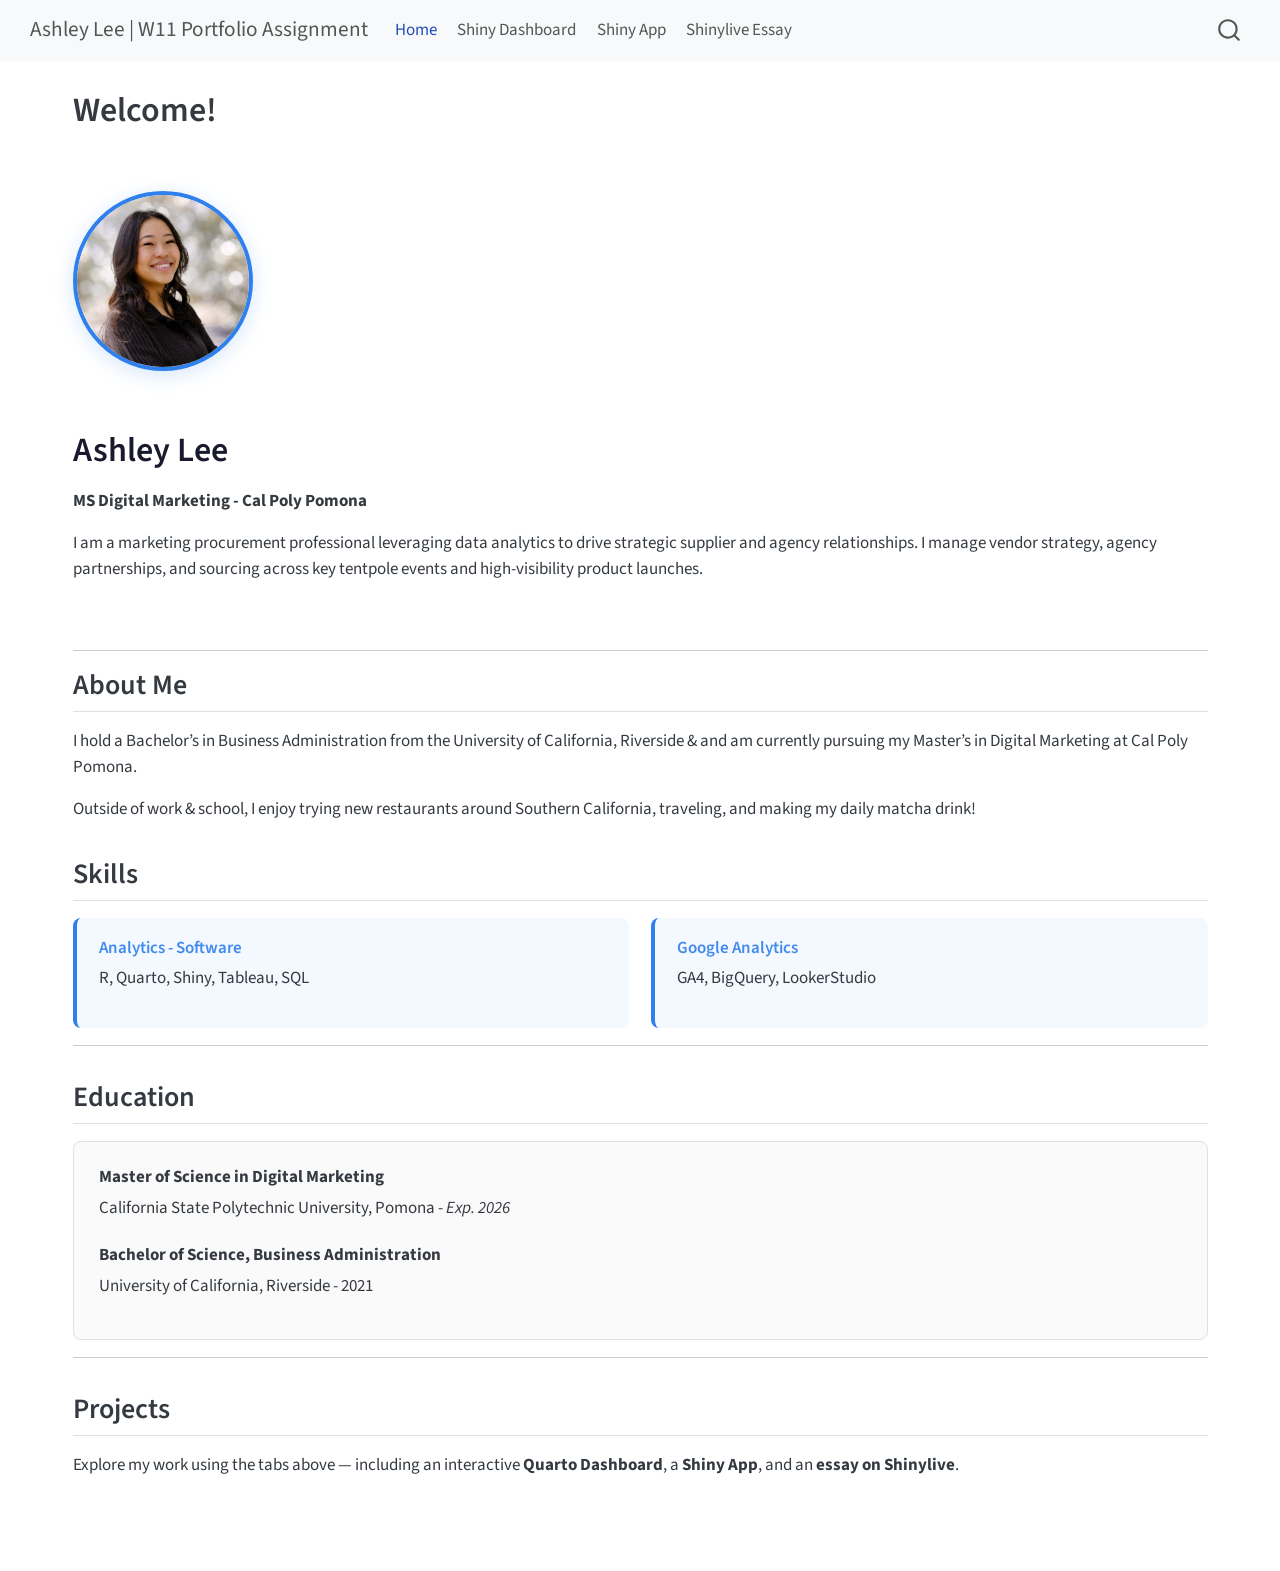
<file: docs/index.html>
<html xmlns="http://www.w3.org/1999/xhtml">    
  <head>      
    <title>Redirect to HomePage.html</title>      
    <meta http-equiv="refresh" content="0;URL='HomePage.html'" />    
  </head>    
  <body> 
  </body>  
</html>
</file>
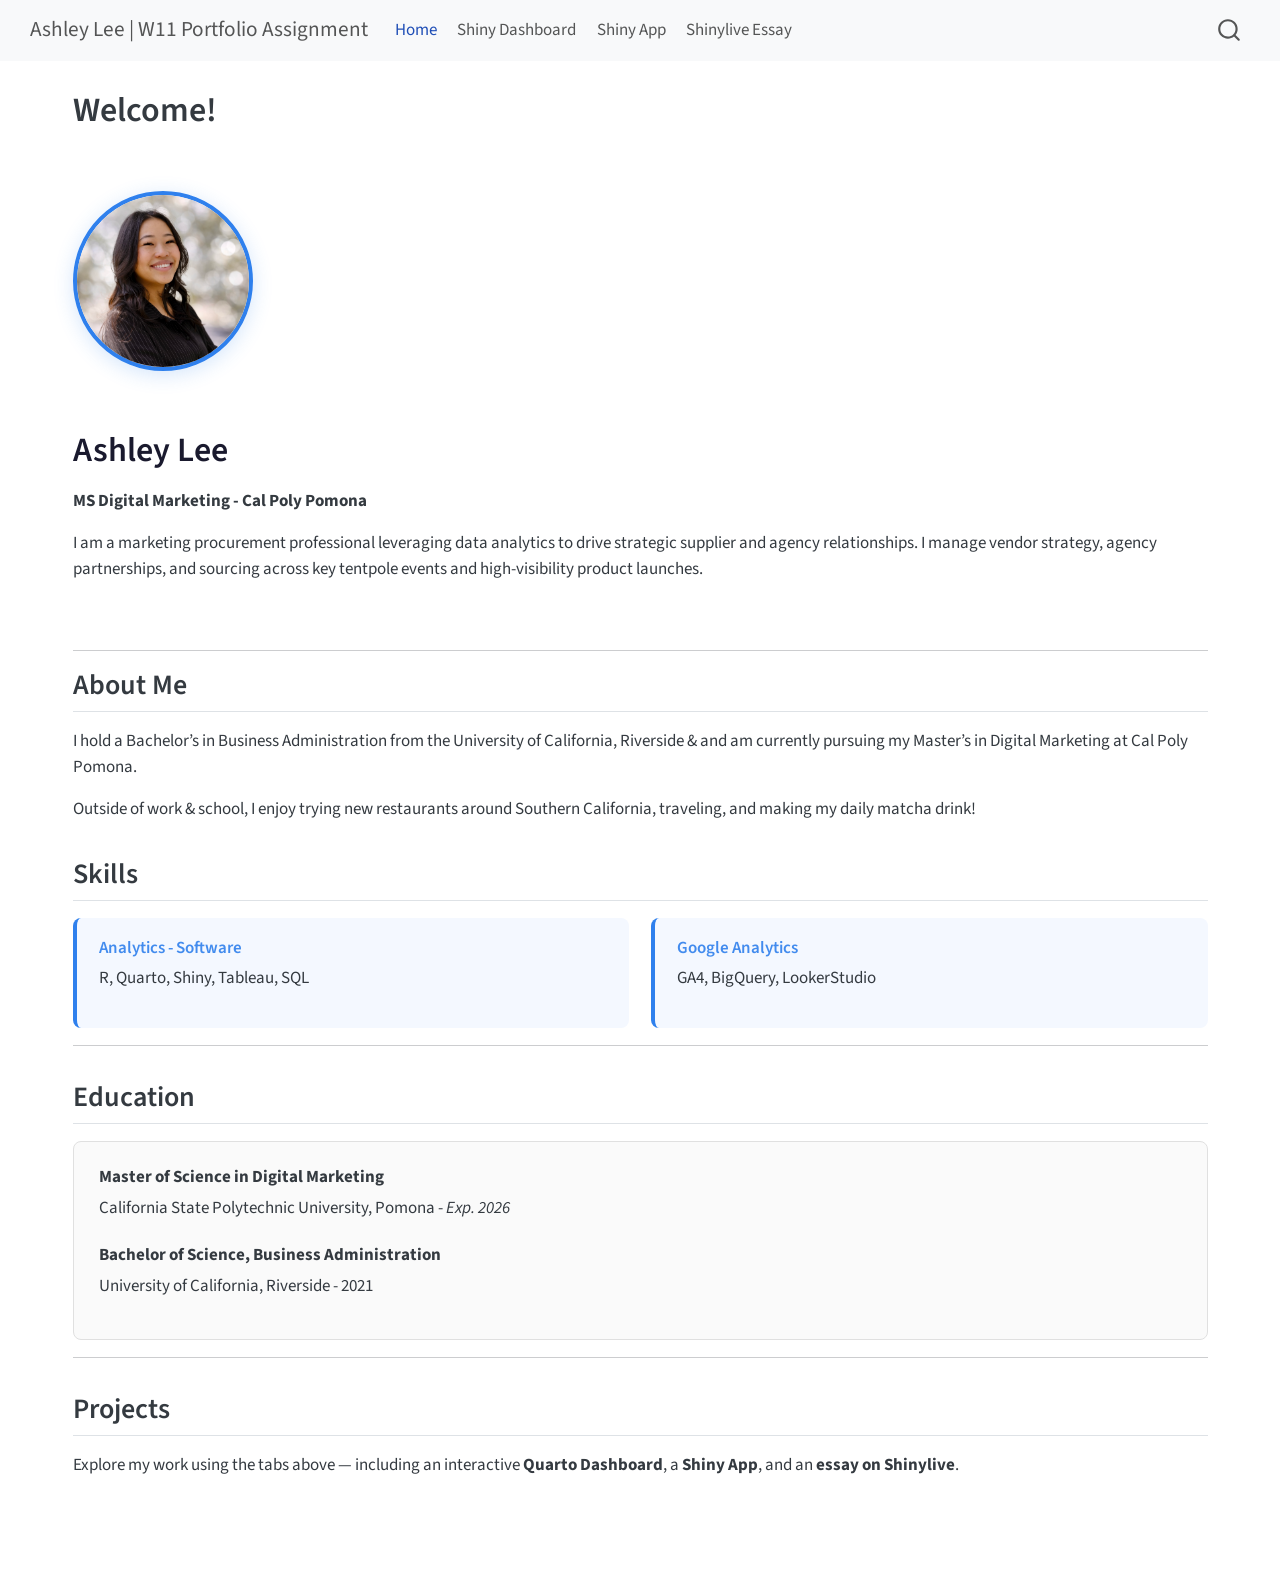
<file: docs/HomePage.html>
<!DOCTYPE html>
<html xmlns="http://www.w3.org/1999/xhtml" lang="en" xml:lang="en"><head>

<meta charset="utf-8">
<meta name="generator" content="quarto-1.9.37">

<meta name="viewport" content="width=device-width, initial-scale=1.0, user-scalable=yes">


<title>Welcome! – Ashley Lee | W11 Portfolio Assignment</title>
<style>
/* Default styles provided by pandoc.
** See https://pandoc.org/MANUAL.html#variables-for-html for config info.
*/
code{white-space: pre-wrap;}
span.smallcaps{font-variant: small-caps;}
div.columns{display: flex; gap: min(4vw, 1.5em);}
div.column{flex: auto; overflow-x: auto;}
div.hanging-indent{margin-left: 1.5em; text-indent: -1.5em;}
ul.task-list{list-style: none;}
ul.task-list li input[type="checkbox"] {
  width: 0.8em;
  margin: 0 0.8em 0.2em -1em; /* quarto-specific, see https://github.com/quarto-dev/quarto-cli/issues/4556 */ 
  vertical-align: middle;
}
</style>


<script src="site_libs/quarto-nav/quarto-nav.js"></script>
<script src="site_libs/quarto-nav/headroom.min.js"></script>
<script src="site_libs/clipboard/clipboard.min.js"></script>
<script src="site_libs/quarto-search/autocomplete.umd.js"></script>
<script src="site_libs/quarto-search/fuse.min.js"></script>
<script src="site_libs/quarto-search/quarto-search.js"></script>
<meta name="quarto:offset" content="./">
<script src="site_libs/quarto-html/quarto.js" type="module"></script>
<script src="site_libs/quarto-html/tabsets/tabsets.js" type="module"></script>
<script src="site_libs/quarto-html/popper.min.js"></script>
<script src="site_libs/quarto-html/tippy.umd.min.js"></script>
<script src="site_libs/quarto-html/anchor.min.js"></script>
<link href="site_libs/quarto-html/tippy.css" rel="stylesheet">
<link href="site_libs/quarto-html/quarto-syntax-highlighting-7f8f88aac4f3542376d5c11b86a4c14d.css" rel="stylesheet" id="quarto-text-highlighting-styles">
<script src="site_libs/bootstrap/bootstrap.min.js"></script>
<link href="site_libs/bootstrap/bootstrap-icons.css" rel="stylesheet">
<link href="site_libs/bootstrap/bootstrap-158031087360bce0ff56dc785ce39e06.min.css" rel="stylesheet" append-hash="true" id="quarto-bootstrap" data-mode="light">
<script id="quarto-search-options" type="application/json">{
  "location": "navbar",
  "copy-button": false,
  "collapse-after": 3,
  "panel-placement": "end",
  "type": "overlay",
  "limit": 50,
  "keyboard-shortcut": [
    "f",
    "/",
    "s"
  ],
  "show-item-context": false,
  "language": {
    "search-no-results-text": "No results",
    "search-matching-documents-text": "matching documents",
    "search-copy-link-title": "Copy link to search",
    "search-hide-matches-text": "Hide additional matches",
    "search-more-match-text": "more match in this document",
    "search-more-matches-text": "more matches in this document",
    "search-clear-button-title": "Clear",
    "search-text-placeholder": "",
    "search-detached-cancel-button-title": "Cancel",
    "search-submit-button-title": "Submit",
    "search-label": "Search"
  }
}</script>


<link rel="stylesheet" href="styles.css">
</head>

<body class="nav-fixed quarto-light">

<div id="quarto-search-results"></div>
  <header id="quarto-header" class="headroom fixed-top">
    <nav class="navbar navbar-expand-lg " data-bs-theme="dark">
      <div class="navbar-container container-fluid">
      <div class="navbar-brand-container mx-auto">
    <a class="navbar-brand" href="./index.html">
    <span class="navbar-title">Ashley Lee | W11 Portfolio Assignment</span>
    </a>
  </div>
            <div id="quarto-search" class="" title="Search"></div>
          <button class="navbar-toggler" type="button" data-bs-toggle="collapse" data-bs-target="#navbarCollapse" aria-controls="navbarCollapse" role="menu" aria-expanded="false" aria-label="Toggle navigation" onclick="if (window.quartoToggleHeadroom) { window.quartoToggleHeadroom(); }">
  <span class="navbar-toggler-icon"></span>
</button>
          <div class="collapse navbar-collapse" id="navbarCollapse">
            <ul class="navbar-nav navbar-nav-scroll me-auto">
  <li class="nav-item">
    <a class="nav-link active" href="./HomePage.html" aria-current="page"> 
<span class="menu-text">Home</span></a>
  </li>  
  <li class="nav-item">
    <a class="nav-link" href="./quarto-dashboard.html"> 
<span class="menu-text">Shiny Dashboard</span></a>
  </li>  
  <li class="nav-item">
    <a class="nav-link" href="./shiny-app/shiny_app.html"> 
<span class="menu-text">Shiny App</span></a>
  </li>  
  <li class="nav-item">
    <a class="nav-link" href="./shinylive_app.html"> 
<span class="menu-text">Shinylive Essay</span></a>
  </li>  
</ul>
          </div> <!-- /navcollapse -->
            <div class="quarto-navbar-tools">
</div>
      </div> <!-- /container-fluid -->
    </nav>
</header>
<!-- content -->
<div id="quarto-content" class="quarto-container page-columns page-rows-contents page-layout-full page-navbar">
<!-- sidebar -->
<!-- margin-sidebar -->
    
<!-- main -->
<main class="content column-page" id="quarto-document-content">

<header id="title-block-header" class="quarto-title-block default">
<div class="quarto-title">
<h1 class="title">Welcome!</h1>
</div>



<div class="quarto-title-meta column-page">

    
  
    
  </div>
  


</header>


<div class="hero-section">
<div class="profile-img-wrap">
<p><img src="ashley-headshot.jpg" class="profile-img img-fluid"></p>
</div>
<section id="ashley-lee" class="level1 hero-text">
<h1>Ashley Lee</h1>
<p><strong>MS Digital Marketing - Cal Poly Pomona</strong></p>
<p>I am a marketing procurement professional leveraging data analytics to drive strategic supplier and agency relationships. I manage vendor strategy, agency partnerships, and sourcing across key tentpole events and high-visibility product launches.</p>
</section>
</div>
<hr>
<section id="about-me" class="level2">
<h2 class="anchored" data-anchor-id="about-me">About Me</h2>
<p>I hold a Bachelor’s in Business Administration from the University of California, Riverside &amp; and am currently pursuing my Master’s in Digital Marketing at Cal Poly Pomona.</p>
<p>Outside of work &amp; school, I enjoy trying new restaurants around Southern California, traveling, and making my daily matcha drink!</p>
</section>
<section id="skills" class="level2">
<h2 class="anchored" data-anchor-id="skills">Skills</h2>
<div class="skills-grid">
<section id="analytics---software" class="level3 skill-card">
<h3 class="anchored" data-anchor-id="analytics---software">Analytics - Software</h3>
<p>R, Quarto, Shiny, Tableau, SQL</p>
</section>
<section id="google-analytics" class="level3 skill-card">
<h3 class="anchored" data-anchor-id="google-analytics">Google Analytics</h3>
<p>GA4, BigQuery, LookerStudio</p>
</section>
</div>
<hr>
</section>
<section id="education" class="level2">
<h2 class="anchored" data-anchor-id="education">Education</h2>
<div class="education-block">
<p><strong>Master of Science in Digital Marketing</strong><br>
California State Polytechnic University, Pomona - <em>Exp. 2026</em></p>
<p><strong>Bachelor of Science, Business Administration</strong><br>
University of California, Riverside - 2021</p>
</div>
<hr>
</section>
<section id="projects" class="level2">
<h2 class="anchored" data-anchor-id="projects">Projects</h2>
<p>Explore my work using the tabs above — including an interactive <strong>Quarto Dashboard</strong>, a <strong>Shiny App</strong>, and an <strong>essay on Shinylive</strong>.</p>


</section>

</main> <!-- /main -->
<script id="quarto-html-after-body" type="application/javascript">
  window.document.addEventListener("DOMContentLoaded", function (event) {
    const icon = "";
    const anchorJS = new window.AnchorJS();
    anchorJS.options = {
      placement: 'right',
      icon: icon
    };
    anchorJS.add('.anchored');
    const isCodeAnnotation = (el) => {
      for (const clz of el.classList) {
        if (clz.startsWith('code-annotation-')) {                     
          return true;
        }
      }
      return false;
    }
    const onCopySuccess = function(e) {
      // button target
      const button = e.trigger;
      // don't keep focus
      button.blur();
      // flash "checked"
      button.classList.add('code-copy-button-checked');
      var currentTitle = button.getAttribute("title");
      button.setAttribute("title", "Copied!");
      let tooltip;
      if (window.bootstrap) {
        button.setAttribute("data-bs-toggle", "tooltip");
        button.setAttribute("data-bs-placement", "left");
        button.setAttribute("data-bs-title", "Copied!");
        tooltip = new bootstrap.Tooltip(button, 
          { trigger: "manual", 
            customClass: "code-copy-button-tooltip",
            offset: [0, -8]});
        tooltip.show();    
      }
      setTimeout(function() {
        if (tooltip) {
          tooltip.hide();
          button.removeAttribute("data-bs-title");
          button.removeAttribute("data-bs-toggle");
          button.removeAttribute("data-bs-placement");
        }
        button.setAttribute("title", currentTitle);
        button.classList.remove('code-copy-button-checked');
      }, 1000);
      // clear code selection
      e.clearSelection();
    }
    const getTextToCopy = function(trigger) {
      const outerScaffold = trigger.parentElement.cloneNode(true);
      const codeEl = outerScaffold.querySelector('code');
      for (const childEl of codeEl.children) {
        if (isCodeAnnotation(childEl)) {
          childEl.remove();
        }
      }
      return codeEl.innerText;
    }
    const clipboard = new window.ClipboardJS('.code-copy-button:not([data-in-quarto-modal])', {
      text: getTextToCopy
    });
    clipboard.on('success', onCopySuccess);
    if (window.document.getElementById('quarto-embedded-source-code-modal')) {
      const clipboardModal = new window.ClipboardJS('.code-copy-button[data-in-quarto-modal]', {
        text: getTextToCopy,
        container: window.document.getElementById('quarto-embedded-source-code-modal')
      });
      clipboardModal.on('success', onCopySuccess);
    }
      var localhostRegex = new RegExp(/^(?:http|https):\/\/localhost\:?[0-9]*\//);
      var mailtoRegex = new RegExp(/^mailto:/);
        var filterRegex = new RegExp('/' + window.location.host + '/');
      var isInternal = (href) => {
          return filterRegex.test(href) || localhostRegex.test(href) || mailtoRegex.test(href);
      }
      // Inspect non-navigation links and adorn them if external
     var links = window.document.querySelectorAll('a[href]:not(.nav-link):not(.navbar-brand):not(.toc-action):not(.sidebar-link):not(.sidebar-item-toggle):not(.pagination-link):not(.no-external):not([aria-hidden]):not(.dropdown-item):not(.quarto-navigation-tool):not(.about-link)');
      for (var i=0; i<links.length; i++) {
        const link = links[i];
        if (!isInternal(link.href)) {
          // undo the damage that might have been done by quarto-nav.js in the case of
          // links that we want to consider external
          if (link.dataset.originalHref !== undefined) {
            link.href = link.dataset.originalHref;
          }
        }
      }
    function tippyHover(el, contentFn, onTriggerFn, onUntriggerFn) {
      const config = {
        allowHTML: true,
        maxWidth: 500,
        delay: 100,
        arrow: false,
        appendTo: function(el) {
            return el.parentElement;
        },
        interactive: true,
        interactiveBorder: 10,
        theme: 'quarto',
        placement: 'bottom-start',
      };
      if (contentFn) {
        config.content = contentFn;
      }
      if (onTriggerFn) {
        config.onTrigger = onTriggerFn;
      }
      if (onUntriggerFn) {
        config.onUntrigger = onUntriggerFn;
      }
      window.tippy(el, config); 
    }
    const noterefs = window.document.querySelectorAll('a[role="doc-noteref"]');
    for (var i=0; i<noterefs.length; i++) {
      const ref = noterefs[i];
      tippyHover(ref, function() {
        // use id or data attribute instead here
        let href = ref.getAttribute('data-footnote-href') || ref.getAttribute('href');
        try { href = new URL(href).hash; } catch {}
        const id = href.replace(/^#\/?/, "");
        const note = window.document.getElementById(id);
        if (note) {
          return note.innerHTML;
        } else {
          return "";
        }
      });
    }
    const xrefs = window.document.querySelectorAll('a.quarto-xref');
    const processXRef = (id, note) => {
      // Strip column container classes
      const stripColumnClz = (el) => {
        el.classList.remove("page-full", "page-columns");
        if (el.children) {
          for (const child of el.children) {
            stripColumnClz(child);
          }
        }
      }
      stripColumnClz(note)
      if (id === null || id.startsWith('sec-')) {
        // Special case sections, only their first couple elements
        const container = document.createElement("div");
        if (note.children && note.children.length > 2) {
          container.appendChild(note.children[0].cloneNode(true));
          for (let i = 1; i < note.children.length; i++) {
            const child = note.children[i];
            if (child.tagName === "P" && child.innerText === "") {
              continue;
            } else {
              container.appendChild(child.cloneNode(true));
              break;
            }
          }
          if (window.Quarto?.typesetMath) {
            window.Quarto.typesetMath(container);
          }
          return container.innerHTML
        } else {
          if (window.Quarto?.typesetMath) {
            window.Quarto.typesetMath(note);
          }
          return note.innerHTML;
        }
      } else {
        // Remove any anchor links if they are present
        const anchorLink = note.querySelector('a.anchorjs-link');
        if (anchorLink) {
          anchorLink.remove();
        }
        if (window.Quarto?.typesetMath) {
          window.Quarto.typesetMath(note);
        }
        if (note.classList.contains("callout")) {
          return note.outerHTML;
        } else {
          return note.innerHTML;
        }
      }
    }
    for (var i=0; i<xrefs.length; i++) {
      const xref = xrefs[i];
      tippyHover(xref, undefined, function(instance) {
        instance.disable();
        let url = xref.getAttribute('href');
        let hash = undefined; 
        if (url.startsWith('#')) {
          hash = url;
        } else {
          try { hash = new URL(url).hash; } catch {}
        }
        if (hash) {
          const id = hash.replace(/^#\/?/, "");
          const note = window.document.getElementById(id);
          if (note !== null) {
            try {
              const html = processXRef(id, note.cloneNode(true));
              instance.setContent(html);
            } finally {
              instance.enable();
              instance.show();
            }
          } else {
            // See if we can fetch this
            fetch(url.split('#')[0])
            .then(res => res.text())
            .then(html => {
              const parser = new DOMParser();
              const htmlDoc = parser.parseFromString(html, "text/html");
              const note = htmlDoc.getElementById(id);
              if (note !== null) {
                const html = processXRef(id, note);
                instance.setContent(html);
              } 
            }).finally(() => {
              instance.enable();
              instance.show();
            });
          }
        } else {
          // See if we can fetch a full url (with no hash to target)
          // This is a special case and we should probably do some content thinning / targeting
          fetch(url)
          .then(res => res.text())
          .then(html => {
            const parser = new DOMParser();
            const htmlDoc = parser.parseFromString(html, "text/html");
            const note = htmlDoc.querySelector('main.content');
            if (note !== null) {
              // This should only happen for chapter cross references
              // (since there is no id in the URL)
              // remove the first header
              if (note.children.length > 0 && note.children[0].tagName === "HEADER") {
                note.children[0].remove();
              }
              const html = processXRef(null, note);
              instance.setContent(html);
            } 
          }).finally(() => {
            instance.enable();
            instance.show();
          });
        }
      }, function(instance) {
      });
    }
        let selectedAnnoteEl;
        const selectorForAnnotation = ( cell, annotation) => {
          let cellAttr = 'data-code-cell="' + cell + '"';
          let lineAttr = 'data-code-annotation="' +  annotation + '"';
          const selector = 'span[' + cellAttr + '][' + lineAttr + ']';
          return selector;
        }
        const selectCodeLines = (annoteEl) => {
          const doc = window.document;
          const targetCell = annoteEl.getAttribute("data-target-cell");
          const targetAnnotation = annoteEl.getAttribute("data-target-annotation");
          const annoteSpan = window.document.querySelector(selectorForAnnotation(targetCell, targetAnnotation));
          const lines = annoteSpan.getAttribute("data-code-lines").split(",");
          const lineIds = lines.map((line) => {
            return targetCell + "-" + line;
          })
          let top = null;
          let height = null;
          let parent = null;
          if (lineIds.length > 0) {
              //compute the position of the single el (top and bottom and make a div)
              const el = window.document.getElementById(lineIds[0]);
              top = el.offsetTop;
              height = el.offsetHeight;
              parent = el.parentElement.parentElement;
            if (lineIds.length > 1) {
              const lastEl = window.document.getElementById(lineIds[lineIds.length - 1]);
              const bottom = lastEl.offsetTop + lastEl.offsetHeight;
              height = bottom - top;
            }
            if (top !== null && height !== null && parent !== null) {
              // cook up a div (if necessary) and position it 
              let div = window.document.getElementById("code-annotation-line-highlight");
              if (div === null) {
                div = window.document.createElement("div");
                div.setAttribute("id", "code-annotation-line-highlight");
                div.style.position = 'absolute';
                parent.appendChild(div);
              }
              div.style.top = top - 2 + "px";
              div.style.height = height + 4 + "px";
              div.style.left = 0;
              let gutterDiv = window.document.getElementById("code-annotation-line-highlight-gutter");
              if (gutterDiv === null) {
                gutterDiv = window.document.createElement("div");
                gutterDiv.setAttribute("id", "code-annotation-line-highlight-gutter");
                gutterDiv.style.position = 'absolute';
                const codeCell = window.document.getElementById(targetCell);
                const gutter = codeCell.querySelector('.code-annotation-gutter');
                gutter.appendChild(gutterDiv);
              }
              gutterDiv.style.top = top - 2 + "px";
              gutterDiv.style.height = height + 4 + "px";
            }
            selectedAnnoteEl = annoteEl;
          }
        };
        const unselectCodeLines = () => {
          const elementsIds = ["code-annotation-line-highlight", "code-annotation-line-highlight-gutter"];
          elementsIds.forEach((elId) => {
            const div = window.document.getElementById(elId);
            if (div) {
              div.remove();
            }
          });
          selectedAnnoteEl = undefined;
        };
          // Handle positioning of the toggle
      window.addEventListener(
        "resize",
        throttle(() => {
          elRect = undefined;
          if (selectedAnnoteEl) {
            selectCodeLines(selectedAnnoteEl);
          }
        }, 10)
      );
      function throttle(fn, ms) {
      let throttle = false;
      let timer;
        return (...args) => {
          if(!throttle) { // first call gets through
              fn.apply(this, args);
              throttle = true;
          } else { // all the others get throttled
              if(timer) clearTimeout(timer); // cancel #2
              timer = setTimeout(() => {
                fn.apply(this, args);
                timer = throttle = false;
              }, ms);
          }
        };
      }
        // Attach click handler to the DT
        const annoteDls = window.document.querySelectorAll('dt[data-target-cell]');
        for (const annoteDlNode of annoteDls) {
          annoteDlNode.addEventListener('click', (event) => {
            const clickedEl = event.target;
            if (clickedEl !== selectedAnnoteEl) {
              unselectCodeLines();
              const activeEl = window.document.querySelector('dt[data-target-cell].code-annotation-active');
              if (activeEl) {
                activeEl.classList.remove('code-annotation-active');
              }
              selectCodeLines(clickedEl);
              clickedEl.classList.add('code-annotation-active');
            } else {
              // Unselect the line
              unselectCodeLines();
              clickedEl.classList.remove('code-annotation-active');
            }
          });
        }
    const findCites = (el) => {
      const parentEl = el.parentElement;
      if (parentEl) {
        const cites = parentEl.dataset.cites;
        if (cites) {
          return {
            el,
            cites: cites.split(' ')
          };
        } else {
          return findCites(el.parentElement)
        }
      } else {
        return undefined;
      }
    };
    var bibliorefs = window.document.querySelectorAll('a[role="doc-biblioref"]');
    for (var i=0; i<bibliorefs.length; i++) {
      const ref = bibliorefs[i];
      const citeInfo = findCites(ref);
      if (citeInfo) {
        tippyHover(citeInfo.el, function() {
          var popup = window.document.createElement('div');
          citeInfo.cites.forEach(function(cite) {
            var citeDiv = window.document.createElement('div');
            citeDiv.classList.add('hanging-indent');
            citeDiv.classList.add('csl-entry');
            var biblioDiv = window.document.getElementById('ref-' + cite);
            if (biblioDiv) {
              citeDiv.innerHTML = biblioDiv.innerHTML;
            }
            popup.appendChild(citeDiv);
          });
          return popup.innerHTML;
        });
      }
    }
  });
  </script>
</div> <!-- /content -->




</body></html>
</file>
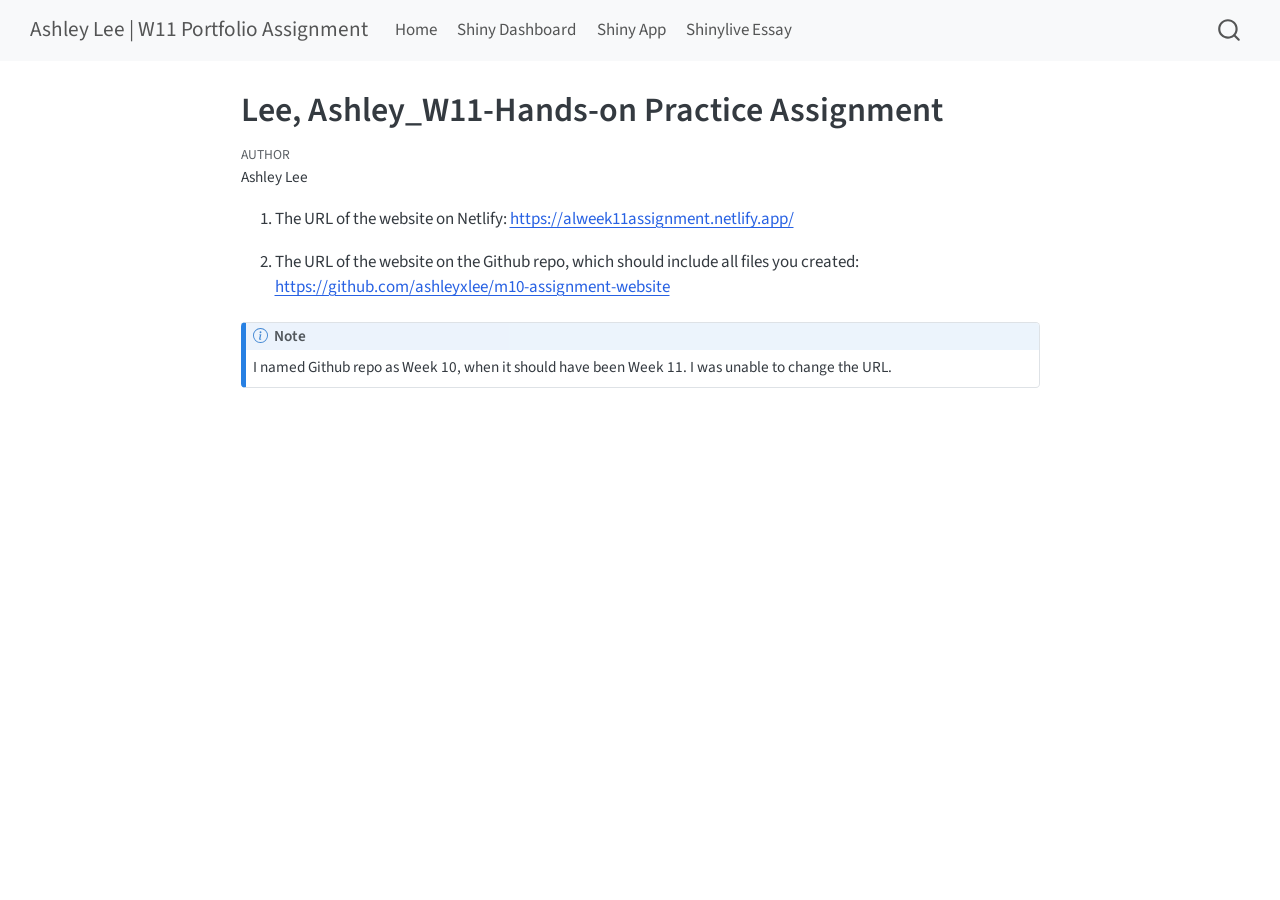
<file: docs/Lee, Ashley_W11-Hands-on Practice Assignment.html>
<!DOCTYPE html>
<html xmlns="http://www.w3.org/1999/xhtml" lang="en" xml:lang="en"><head>

<meta charset="utf-8">
<meta name="generator" content="quarto-1.9.37">

<meta name="viewport" content="width=device-width, initial-scale=1.0, user-scalable=yes">

<meta name="author" content="Ashley Lee">

<title>Lee, Ashley_W11-Hands-on Practice Assignment – Ashley Lee | W11 Portfolio Assignment</title>
<style>
/* Default styles provided by pandoc.
** See https://pandoc.org/MANUAL.html#variables-for-html for config info.
*/
code{white-space: pre-wrap;}
span.smallcaps{font-variant: small-caps;}
div.columns{display: flex; gap: min(4vw, 1.5em);}
div.column{flex: auto; overflow-x: auto;}
div.hanging-indent{margin-left: 1.5em; text-indent: -1.5em;}
ul.task-list{list-style: none;}
ul.task-list li input[type="checkbox"] {
  width: 0.8em;
  margin: 0 0.8em 0.2em -1em; /* quarto-specific, see https://github.com/quarto-dev/quarto-cli/issues/4556 */ 
  vertical-align: middle;
}
</style>


<script src="site_libs/quarto-nav/quarto-nav.js"></script>
<script src="site_libs/quarto-nav/headroom.min.js"></script>
<script src="site_libs/clipboard/clipboard.min.js"></script>
<script src="site_libs/quarto-search/autocomplete.umd.js"></script>
<script src="site_libs/quarto-search/fuse.min.js"></script>
<script src="site_libs/quarto-search/quarto-search.js"></script>
<meta name="quarto:offset" content="./">
<script src="site_libs/quarto-html/quarto.js" type="module"></script>
<script src="site_libs/quarto-html/tabsets/tabsets.js" type="module"></script>
<script src="site_libs/quarto-html/popper.min.js"></script>
<script src="site_libs/quarto-html/tippy.umd.min.js"></script>
<script src="site_libs/quarto-html/anchor.min.js"></script>
<link href="site_libs/quarto-html/tippy.css" rel="stylesheet">
<link href="site_libs/quarto-html/quarto-syntax-highlighting-7f8f88aac4f3542376d5c11b86a4c14d.css" rel="stylesheet" id="quarto-text-highlighting-styles">
<script src="site_libs/bootstrap/bootstrap.min.js"></script>
<link href="site_libs/bootstrap/bootstrap-icons.css" rel="stylesheet">
<link href="site_libs/bootstrap/bootstrap-158031087360bce0ff56dc785ce39e06.min.css" rel="stylesheet" append-hash="true" id="quarto-bootstrap" data-mode="light">
<script id="quarto-search-options" type="application/json">{
  "location": "navbar",
  "copy-button": false,
  "collapse-after": 3,
  "panel-placement": "end",
  "type": "overlay",
  "limit": 50,
  "keyboard-shortcut": [
    "f",
    "/",
    "s"
  ],
  "show-item-context": false,
  "language": {
    "search-no-results-text": "No results",
    "search-matching-documents-text": "matching documents",
    "search-copy-link-title": "Copy link to search",
    "search-hide-matches-text": "Hide additional matches",
    "search-more-match-text": "more match in this document",
    "search-more-matches-text": "more matches in this document",
    "search-clear-button-title": "Clear",
    "search-text-placeholder": "",
    "search-detached-cancel-button-title": "Cancel",
    "search-submit-button-title": "Submit",
    "search-label": "Search"
  }
}</script>


<link rel="stylesheet" href="styles.css">
</head>

<body class="nav-fixed fullcontent quarto-light">

<div id="quarto-search-results"></div>
  <header id="quarto-header" class="headroom fixed-top">
    <nav class="navbar navbar-expand-lg " data-bs-theme="dark">
      <div class="navbar-container container-fluid">
      <div class="navbar-brand-container mx-auto">
    <a class="navbar-brand" href="./index.html">
    <span class="navbar-title">Ashley Lee | W11 Portfolio Assignment</span>
    </a>
  </div>
            <div id="quarto-search" class="" title="Search"></div>
          <button class="navbar-toggler" type="button" data-bs-toggle="collapse" data-bs-target="#navbarCollapse" aria-controls="navbarCollapse" role="menu" aria-expanded="false" aria-label="Toggle navigation" onclick="if (window.quartoToggleHeadroom) { window.quartoToggleHeadroom(); }">
  <span class="navbar-toggler-icon"></span>
</button>
          <div class="collapse navbar-collapse" id="navbarCollapse">
            <ul class="navbar-nav navbar-nav-scroll me-auto">
  <li class="nav-item">
    <a class="nav-link" href="./HomePage.html"> 
<span class="menu-text">Home</span></a>
  </li>  
  <li class="nav-item">
    <a class="nav-link" href="./quarto-dashboard.html"> 
<span class="menu-text">Shiny Dashboard</span></a>
  </li>  
  <li class="nav-item">
    <a class="nav-link" href="./shiny-app/shiny_app.html"> 
<span class="menu-text">Shiny App</span></a>
  </li>  
  <li class="nav-item">
    <a class="nav-link" href="./shinylive_app.html"> 
<span class="menu-text">Shinylive Essay</span></a>
  </li>  
</ul>
          </div> <!-- /navcollapse -->
            <div class="quarto-navbar-tools">
</div>
      </div> <!-- /container-fluid -->
    </nav>
</header>
<!-- content -->
<div id="quarto-content" class="quarto-container page-columns page-rows-contents page-layout-article page-navbar">
<!-- sidebar -->
<!-- margin-sidebar -->
    
<!-- main -->
<main class="content" id="quarto-document-content">

<header id="title-block-header" class="quarto-title-block default">
<div class="quarto-title">
<h1 class="title">Lee, Ashley_W11-Hands-on Practice Assignment</h1>
</div>



<div class="quarto-title-meta">

    <div>
    <div class="quarto-title-meta-heading">Author</div>
    <div class="quarto-title-meta-contents">
             <p>Ashley Lee </p>
          </div>
  </div>
    
  
    
  </div>
  


</header>


<ol type="1">
<li><p>The URL of the website on Netlify: <a href="https://alweek11assignment.netlify.app/" class="uri">https://alweek11assignment.netlify.app/</a></p></li>
<li><p>The URL of the website on the Github repo, which should include all files you created: <a href="https://github.com/ashleyxlee/m10-assignment-website" class="uri">https://github.com/ashleyxlee/m10-assignment-website</a></p></li>
</ol>
<div class="callout callout-style-default callout-note callout-titled">
<div class="callout-header d-flex align-content-center">
<div class="callout-icon-container">
<i class="callout-icon"></i>
</div>
<div class="callout-title-container flex-fill">
Note
</div>
</div>
<div class="callout-body-container callout-body">
<p>I named Github repo as Week 10, when it should have been Week 11. I was unable to change the URL.</p>
</div>
</div>



</main> <!-- /main -->
<script id="quarto-html-after-body" type="application/javascript">
  window.document.addEventListener("DOMContentLoaded", function (event) {
    const icon = "";
    const anchorJS = new window.AnchorJS();
    anchorJS.options = {
      placement: 'right',
      icon: icon
    };
    anchorJS.add('.anchored');
    const isCodeAnnotation = (el) => {
      for (const clz of el.classList) {
        if (clz.startsWith('code-annotation-')) {                     
          return true;
        }
      }
      return false;
    }
    const onCopySuccess = function(e) {
      // button target
      const button = e.trigger;
      // don't keep focus
      button.blur();
      // flash "checked"
      button.classList.add('code-copy-button-checked');
      var currentTitle = button.getAttribute("title");
      button.setAttribute("title", "Copied!");
      let tooltip;
      if (window.bootstrap) {
        button.setAttribute("data-bs-toggle", "tooltip");
        button.setAttribute("data-bs-placement", "left");
        button.setAttribute("data-bs-title", "Copied!");
        tooltip = new bootstrap.Tooltip(button, 
          { trigger: "manual", 
            customClass: "code-copy-button-tooltip",
            offset: [0, -8]});
        tooltip.show();    
      }
      setTimeout(function() {
        if (tooltip) {
          tooltip.hide();
          button.removeAttribute("data-bs-title");
          button.removeAttribute("data-bs-toggle");
          button.removeAttribute("data-bs-placement");
        }
        button.setAttribute("title", currentTitle);
        button.classList.remove('code-copy-button-checked');
      }, 1000);
      // clear code selection
      e.clearSelection();
    }
    const getTextToCopy = function(trigger) {
      const outerScaffold = trigger.parentElement.cloneNode(true);
      const codeEl = outerScaffold.querySelector('code');
      for (const childEl of codeEl.children) {
        if (isCodeAnnotation(childEl)) {
          childEl.remove();
        }
      }
      return codeEl.innerText;
    }
    const clipboard = new window.ClipboardJS('.code-copy-button:not([data-in-quarto-modal])', {
      text: getTextToCopy
    });
    clipboard.on('success', onCopySuccess);
    if (window.document.getElementById('quarto-embedded-source-code-modal')) {
      const clipboardModal = new window.ClipboardJS('.code-copy-button[data-in-quarto-modal]', {
        text: getTextToCopy,
        container: window.document.getElementById('quarto-embedded-source-code-modal')
      });
      clipboardModal.on('success', onCopySuccess);
    }
      var localhostRegex = new RegExp(/^(?:http|https):\/\/localhost\:?[0-9]*\//);
      var mailtoRegex = new RegExp(/^mailto:/);
        var filterRegex = new RegExp('/' + window.location.host + '/');
      var isInternal = (href) => {
          return filterRegex.test(href) || localhostRegex.test(href) || mailtoRegex.test(href);
      }
      // Inspect non-navigation links and adorn them if external
     var links = window.document.querySelectorAll('a[href]:not(.nav-link):not(.navbar-brand):not(.toc-action):not(.sidebar-link):not(.sidebar-item-toggle):not(.pagination-link):not(.no-external):not([aria-hidden]):not(.dropdown-item):not(.quarto-navigation-tool):not(.about-link)');
      for (var i=0; i<links.length; i++) {
        const link = links[i];
        if (!isInternal(link.href)) {
          // undo the damage that might have been done by quarto-nav.js in the case of
          // links that we want to consider external
          if (link.dataset.originalHref !== undefined) {
            link.href = link.dataset.originalHref;
          }
        }
      }
    function tippyHover(el, contentFn, onTriggerFn, onUntriggerFn) {
      const config = {
        allowHTML: true,
        maxWidth: 500,
        delay: 100,
        arrow: false,
        appendTo: function(el) {
            return el.parentElement;
        },
        interactive: true,
        interactiveBorder: 10,
        theme: 'quarto',
        placement: 'bottom-start',
      };
      if (contentFn) {
        config.content = contentFn;
      }
      if (onTriggerFn) {
        config.onTrigger = onTriggerFn;
      }
      if (onUntriggerFn) {
        config.onUntrigger = onUntriggerFn;
      }
      window.tippy(el, config); 
    }
    const noterefs = window.document.querySelectorAll('a[role="doc-noteref"]');
    for (var i=0; i<noterefs.length; i++) {
      const ref = noterefs[i];
      tippyHover(ref, function() {
        // use id or data attribute instead here
        let href = ref.getAttribute('data-footnote-href') || ref.getAttribute('href');
        try { href = new URL(href).hash; } catch {}
        const id = href.replace(/^#\/?/, "");
        const note = window.document.getElementById(id);
        if (note) {
          return note.innerHTML;
        } else {
          return "";
        }
      });
    }
    const xrefs = window.document.querySelectorAll('a.quarto-xref');
    const processXRef = (id, note) => {
      // Strip column container classes
      const stripColumnClz = (el) => {
        el.classList.remove("page-full", "page-columns");
        if (el.children) {
          for (const child of el.children) {
            stripColumnClz(child);
          }
        }
      }
      stripColumnClz(note)
      if (id === null || id.startsWith('sec-')) {
        // Special case sections, only their first couple elements
        const container = document.createElement("div");
        if (note.children && note.children.length > 2) {
          container.appendChild(note.children[0].cloneNode(true));
          for (let i = 1; i < note.children.length; i++) {
            const child = note.children[i];
            if (child.tagName === "P" && child.innerText === "") {
              continue;
            } else {
              container.appendChild(child.cloneNode(true));
              break;
            }
          }
          if (window.Quarto?.typesetMath) {
            window.Quarto.typesetMath(container);
          }
          return container.innerHTML
        } else {
          if (window.Quarto?.typesetMath) {
            window.Quarto.typesetMath(note);
          }
          return note.innerHTML;
        }
      } else {
        // Remove any anchor links if they are present
        const anchorLink = note.querySelector('a.anchorjs-link');
        if (anchorLink) {
          anchorLink.remove();
        }
        if (window.Quarto?.typesetMath) {
          window.Quarto.typesetMath(note);
        }
        if (note.classList.contains("callout")) {
          return note.outerHTML;
        } else {
          return note.innerHTML;
        }
      }
    }
    for (var i=0; i<xrefs.length; i++) {
      const xref = xrefs[i];
      tippyHover(xref, undefined, function(instance) {
        instance.disable();
        let url = xref.getAttribute('href');
        let hash = undefined; 
        if (url.startsWith('#')) {
          hash = url;
        } else {
          try { hash = new URL(url).hash; } catch {}
        }
        if (hash) {
          const id = hash.replace(/^#\/?/, "");
          const note = window.document.getElementById(id);
          if (note !== null) {
            try {
              const html = processXRef(id, note.cloneNode(true));
              instance.setContent(html);
            } finally {
              instance.enable();
              instance.show();
            }
          } else {
            // See if we can fetch this
            fetch(url.split('#')[0])
            .then(res => res.text())
            .then(html => {
              const parser = new DOMParser();
              const htmlDoc = parser.parseFromString(html, "text/html");
              const note = htmlDoc.getElementById(id);
              if (note !== null) {
                const html = processXRef(id, note);
                instance.setContent(html);
              } 
            }).finally(() => {
              instance.enable();
              instance.show();
            });
          }
        } else {
          // See if we can fetch a full url (with no hash to target)
          // This is a special case and we should probably do some content thinning / targeting
          fetch(url)
          .then(res => res.text())
          .then(html => {
            const parser = new DOMParser();
            const htmlDoc = parser.parseFromString(html, "text/html");
            const note = htmlDoc.querySelector('main.content');
            if (note !== null) {
              // This should only happen for chapter cross references
              // (since there is no id in the URL)
              // remove the first header
              if (note.children.length > 0 && note.children[0].tagName === "HEADER") {
                note.children[0].remove();
              }
              const html = processXRef(null, note);
              instance.setContent(html);
            } 
          }).finally(() => {
            instance.enable();
            instance.show();
          });
        }
      }, function(instance) {
      });
    }
        let selectedAnnoteEl;
        const selectorForAnnotation = ( cell, annotation) => {
          let cellAttr = 'data-code-cell="' + cell + '"';
          let lineAttr = 'data-code-annotation="' +  annotation + '"';
          const selector = 'span[' + cellAttr + '][' + lineAttr + ']';
          return selector;
        }
        const selectCodeLines = (annoteEl) => {
          const doc = window.document;
          const targetCell = annoteEl.getAttribute("data-target-cell");
          const targetAnnotation = annoteEl.getAttribute("data-target-annotation");
          const annoteSpan = window.document.querySelector(selectorForAnnotation(targetCell, targetAnnotation));
          const lines = annoteSpan.getAttribute("data-code-lines").split(",");
          const lineIds = lines.map((line) => {
            return targetCell + "-" + line;
          })
          let top = null;
          let height = null;
          let parent = null;
          if (lineIds.length > 0) {
              //compute the position of the single el (top and bottom and make a div)
              const el = window.document.getElementById(lineIds[0]);
              top = el.offsetTop;
              height = el.offsetHeight;
              parent = el.parentElement.parentElement;
            if (lineIds.length > 1) {
              const lastEl = window.document.getElementById(lineIds[lineIds.length - 1]);
              const bottom = lastEl.offsetTop + lastEl.offsetHeight;
              height = bottom - top;
            }
            if (top !== null && height !== null && parent !== null) {
              // cook up a div (if necessary) and position it 
              let div = window.document.getElementById("code-annotation-line-highlight");
              if (div === null) {
                div = window.document.createElement("div");
                div.setAttribute("id", "code-annotation-line-highlight");
                div.style.position = 'absolute';
                parent.appendChild(div);
              }
              div.style.top = top - 2 + "px";
              div.style.height = height + 4 + "px";
              div.style.left = 0;
              let gutterDiv = window.document.getElementById("code-annotation-line-highlight-gutter");
              if (gutterDiv === null) {
                gutterDiv = window.document.createElement("div");
                gutterDiv.setAttribute("id", "code-annotation-line-highlight-gutter");
                gutterDiv.style.position = 'absolute';
                const codeCell = window.document.getElementById(targetCell);
                const gutter = codeCell.querySelector('.code-annotation-gutter');
                gutter.appendChild(gutterDiv);
              }
              gutterDiv.style.top = top - 2 + "px";
              gutterDiv.style.height = height + 4 + "px";
            }
            selectedAnnoteEl = annoteEl;
          }
        };
        const unselectCodeLines = () => {
          const elementsIds = ["code-annotation-line-highlight", "code-annotation-line-highlight-gutter"];
          elementsIds.forEach((elId) => {
            const div = window.document.getElementById(elId);
            if (div) {
              div.remove();
            }
          });
          selectedAnnoteEl = undefined;
        };
          // Handle positioning of the toggle
      window.addEventListener(
        "resize",
        throttle(() => {
          elRect = undefined;
          if (selectedAnnoteEl) {
            selectCodeLines(selectedAnnoteEl);
          }
        }, 10)
      );
      function throttle(fn, ms) {
      let throttle = false;
      let timer;
        return (...args) => {
          if(!throttle) { // first call gets through
              fn.apply(this, args);
              throttle = true;
          } else { // all the others get throttled
              if(timer) clearTimeout(timer); // cancel #2
              timer = setTimeout(() => {
                fn.apply(this, args);
                timer = throttle = false;
              }, ms);
          }
        };
      }
        // Attach click handler to the DT
        const annoteDls = window.document.querySelectorAll('dt[data-target-cell]');
        for (const annoteDlNode of annoteDls) {
          annoteDlNode.addEventListener('click', (event) => {
            const clickedEl = event.target;
            if (clickedEl !== selectedAnnoteEl) {
              unselectCodeLines();
              const activeEl = window.document.querySelector('dt[data-target-cell].code-annotation-active');
              if (activeEl) {
                activeEl.classList.remove('code-annotation-active');
              }
              selectCodeLines(clickedEl);
              clickedEl.classList.add('code-annotation-active');
            } else {
              // Unselect the line
              unselectCodeLines();
              clickedEl.classList.remove('code-annotation-active');
            }
          });
        }
    const findCites = (el) => {
      const parentEl = el.parentElement;
      if (parentEl) {
        const cites = parentEl.dataset.cites;
        if (cites) {
          return {
            el,
            cites: cites.split(' ')
          };
        } else {
          return findCites(el.parentElement)
        }
      } else {
        return undefined;
      }
    };
    var bibliorefs = window.document.querySelectorAll('a[role="doc-biblioref"]');
    for (var i=0; i<bibliorefs.length; i++) {
      const ref = bibliorefs[i];
      const citeInfo = findCites(ref);
      if (citeInfo) {
        tippyHover(citeInfo.el, function() {
          var popup = window.document.createElement('div');
          citeInfo.cites.forEach(function(cite) {
            var citeDiv = window.document.createElement('div');
            citeDiv.classList.add('hanging-indent');
            citeDiv.classList.add('csl-entry');
            var biblioDiv = window.document.getElementById('ref-' + cite);
            if (biblioDiv) {
              citeDiv.innerHTML = biblioDiv.innerHTML;
            }
            popup.appendChild(citeDiv);
          });
          return popup.innerHTML;
        });
      }
    }
  });
  </script>
</div> <!-- /content -->




</body></html>
</file>
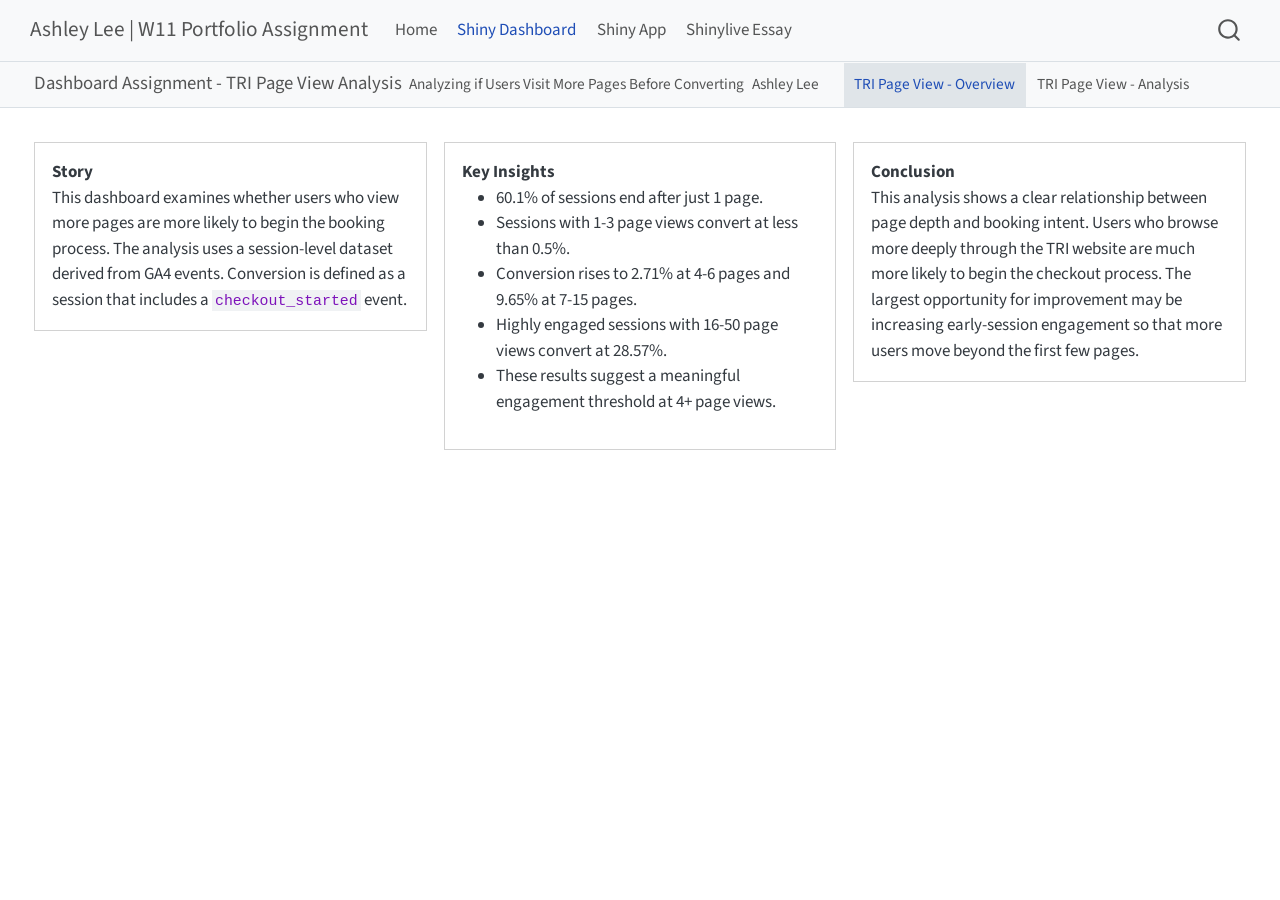
<file: docs/quarto-dashboard.html>
<!DOCTYPE html>
<html xmlns="http://www.w3.org/1999/xhtml" lang="en" xml:lang="en"><head>

<meta charset="utf-8">
<meta name="generator" content="quarto-1.9.37">

<meta name="viewport" content="width=device-width, initial-scale=1.0, user-scalable=yes">

<meta name="author" content="Ashley Lee">
<meta name="dcterms.date" content="2026-04-19">

<title>Dashboard Assignment - TRI Page View Analysis – Ashley Lee | W11 Portfolio Assignment</title>
<style>
/* Default styles provided by pandoc.
** See https://pandoc.org/MANUAL.html#variables-for-html for config info.
*/
code{white-space: pre-wrap;}
span.smallcaps{font-variant: small-caps;}
div.columns{display: flex; gap: min(4vw, 1.5em);}
div.column{flex: auto; overflow-x: auto;}
div.hanging-indent{margin-left: 1.5em; text-indent: -1.5em;}
ul.task-list{list-style: none;}
ul.task-list li input[type="checkbox"] {
  width: 0.8em;
  margin: 0 0.8em 0.2em -1em; /* quarto-specific, see https://github.com/quarto-dev/quarto-cli/issues/4556 */ 
  vertical-align: middle;
}
</style>


<script src="site_libs/quarto-nav/quarto-nav.js"></script>
<script src="site_libs/quarto-nav/headroom.min.js"></script>
<script src="site_libs/clipboard/clipboard.min.js"></script>
<script src="site_libs/quarto-search/autocomplete.umd.js"></script>
<script src="site_libs/quarto-search/fuse.min.js"></script>
<script src="site_libs/quarto-search/quarto-search.js"></script>
<meta name="quarto:offset" content="./">
<script src="site_libs/quarto-html/quarto.js" type="module"></script>
<script src="site_libs/quarto-html/tabsets/tabsets.js" type="module"></script>
<script src="site_libs/quarto-html/popper.min.js"></script>
<script src="site_libs/quarto-html/tippy.umd.min.js"></script>
<script src="site_libs/quarto-html/anchor.min.js"></script>
<link href="site_libs/quarto-html/tippy.css" rel="stylesheet">
<link href="site_libs/quarto-html/quarto-syntax-highlighting-7f8f88aac4f3542376d5c11b86a4c14d.css" rel="stylesheet" class="quarto-color-scheme" id="quarto-text-highlighting-styles">
<link href="site_libs/quarto-html/quarto-syntax-highlighting-dark-d0ae9245876894da5ac7e18953ecc5cc.css" rel="stylesheet" class="quarto-color-scheme quarto-color-alternate" id="quarto-text-highlighting-styles">
<link href="site_libs/quarto-html/quarto-syntax-highlighting-7f8f88aac4f3542376d5c11b86a4c14d.css" rel="stylesheet" class="quarto-color-scheme-extra" id="quarto-text-highlighting-styles">
<script src="site_libs/bootstrap/bootstrap.min.js"></script>
<link href="site_libs/bootstrap/bootstrap-icons.css" rel="stylesheet">
<link href="site_libs/bootstrap/bootstrap-158031087360bce0ff56dc785ce39e06.min.css" rel="stylesheet" append-hash="true" class="quarto-color-scheme" id="quarto-bootstrap" data-mode="light">
<link href="site_libs/bootstrap/bootstrap-dark-158031087360bce0ff56dc785ce39e06.min.css" rel="stylesheet" append-hash="true" class="quarto-color-scheme quarto-color-alternate" id="quarto-bootstrap" data-mode="light">
<link href="site_libs/bootstrap/bootstrap-158031087360bce0ff56dc785ce39e06.min.css" rel="stylesheet" append-hash="true" class="quarto-color-scheme-extra" id="quarto-bootstrap" data-mode="light">
<script src="site_libs/quarto-dashboard/quarto-dashboard.js"></script>
<script src="site_libs/quarto-dashboard/stickythead.js"></script>



<script src="site_libs/quarto-dashboard/web-components.js" type="module"></script>
<script src="site_libs/quarto-dashboard/components.js"></script>

<script id="quarto-search-options" type="application/json">{
  "location": "navbar",
  "copy-button": false,
  "collapse-after": 3,
  "panel-placement": "end",
  "type": "overlay",
  "limit": 50,
  "keyboard-shortcut": [
    "f",
    "/",
    "s"
  ],
  "show-item-context": false,
  "language": {
    "search-no-results-text": "No results",
    "search-matching-documents-text": "matching documents",
    "search-copy-link-title": "Copy link to search",
    "search-hide-matches-text": "Hide additional matches",
    "search-more-match-text": "more match in this document",
    "search-more-matches-text": "more matches in this document",
    "search-clear-button-title": "Clear",
    "search-text-placeholder": "",
    "search-detached-cancel-button-title": "Cancel",
    "search-submit-button-title": "Submit",
    "search-label": "Search"
  }
}</script>
<link href="site_libs/htmltools-fill-0.5.8.1/fill.css" rel="stylesheet">
<script src="site_libs/htmlwidgets-1.6.4/htmlwidgets.js"></script>
<link href="site_libs/datatables-css-0.0.0/datatables-crosstalk.css" rel="stylesheet">
<script src="site_libs/datatables-binding-0.33/datatables.js"></script>
<script src="site_libs/jquery-3.6.0/jquery-3.6.0.min.js"></script>
<link href="site_libs/dt-core-1.13.6/css/jquery.dataTables.min.css" rel="stylesheet">
<link href="site_libs/dt-core-1.13.6/css/jquery.dataTables.extra.css" rel="stylesheet">
<script src="site_libs/dt-core-1.13.6/js/jquery.dataTables.min.js"></script>
<link href="site_libs/crosstalk-1.2.1/css/crosstalk.min.css" rel="stylesheet">
<script src="site_libs/crosstalk-1.2.1/js/crosstalk.min.js"></script>


</head>

<body class="quarto-dashboard nav-fixed fullcontent quarto-light">


<div id="quarto-search-results"></div>
  <header id="quarto-header" class="headroom fixed-top">
    <nav class="navbar navbar-expand-lg " data-bs-theme="dark">
      <div class="navbar-container container-fluid">
      <div class="navbar-brand-container mx-auto">
    <a class="navbar-brand" href="./index.html">
    <span class="navbar-title">Ashley Lee | W11 Portfolio Assignment</span>
    </a>
  </div>
            <div id="quarto-search" class="" title="Search"></div>
          <button class="navbar-toggler" type="button" data-bs-toggle="collapse" data-bs-target="#navbarCollapse" aria-controls="navbarCollapse" role="menu" aria-expanded="false" aria-label="Toggle navigation" onclick="if (window.quartoToggleHeadroom) { window.quartoToggleHeadroom(); }">
  <span class="navbar-toggler-icon"></span>
</button>
          <div class="collapse navbar-collapse" id="navbarCollapse">
            <ul class="navbar-nav navbar-nav-scroll me-auto">
  <li class="nav-item">
    <a class="nav-link" href="./HomePage.html"> 
<span class="menu-text">Home</span></a>
  </li>  
  <li class="nav-item">
    <a class="nav-link active" href="./quarto-dashboard.html" aria-current="page"> 
<span class="menu-text">Shiny Dashboard</span></a>
  </li>  
  <li class="nav-item">
    <a class="nav-link" href="./shiny-app/shiny_app.html"> 
<span class="menu-text">Shiny App</span></a>
  </li>  
  <li class="nav-item">
    <a class="nav-link" href="./shinylive_app.html"> 
<span class="menu-text">Shinylive Essay</span></a>
  </li>  
</ul>
          </div> <!-- /navcollapse -->
            <div class="quarto-navbar-tools">
</div>
      </div> <!-- /container-fluid -->
    </nav>
<header id="quarto-dashboard-header">
<nav class="navbar navbar-expand-md slim" data-bs-theme="dark">
  <div class="navbar-container container-fluid">
    <button class="navbar-toggler" type="button" data-bs-toggle="collapse" data-bs-target="#dashboard-collapse" aria-controls="dashboard-collapse" aria-expanded="false" aria-label="Toggle navigation">
      <span class="navbar-toggler-icon"></span>
    </button>    


    <div class="navbar-brand-container">


      <div class="navbar-title">
        <div class="navbar-title-text"><a href="#">Dashboard Assignment - TRI Page View Analysis</a></div>
        <div class="navbar-subtitle">Analyzing if Users Visit More Pages Before Converting</div>
        <div class="navbar-author">Ashley Lee</div>
      </div>
    </div>
<div id="dashboard-collapse" class="navbar-collapse collapse"><ul class="navbar-nav navbar-nav-scroll me-auto" role="tablist"><li class="nav-item" role="presentation"><a id="tab-tri-page-view---overview" class="nav-link active" data-bs-toggle="tab" role="tab" data-bs-target="#tri-page-view---overview" data-scrolling="true" href="#tri-page-view---overview" aria-controls="tri-page-view---overview" aria-selected="true"><span class="nav-link-text">TRI Page View - Overview</span></a></li><li class="nav-item" role="presentation"><a id="tab-tri-page-view---analysis" class="nav-link" data-bs-toggle="tab" role="tab" data-bs-target="#tri-page-view---analysis" data-scrolling="true" href="#tri-page-view---analysis" aria-controls="tri-page-view---analysis" aria-selected="false"><span class="nav-link-text">TRI Page View - Analysis</span></a></li></ul></div></div>
</nav>
</header></header>
<!-- content -->
<div id="quarto-content" class="quarto-container page-layout-custom page-navbar quarto-dashboard-content bslib-gap-spacing html-fill-container dashboard-scrolling quarto-dashboard-pages">
<!-- sidebar -->
<!-- margin-sidebar -->
<!-- main -->

<div class="bslib-grid-item html-fill-item tab-content bslib-grid" data-layout="flow" style="display: grid; grid-template-rows: minmax(3em, 1fr); grid-auto-columns: minmax(0, 1fr);">
<div id="tri-page-view---overview" class="dashboard-page tab-pane show active html-fill-item html-fill-container" data-orientation="rows" aria-labelledby="tab-tri-page-view---overview">
<div class="html-fill-item html-fill-container bslib-grid" style="display: grid; grid-template-rows: minmax(3em, 1fr); grid-auto-columns: minmax(0, 1fr);">
<div class="card-title html-fill-item html-fill-container bslib-grid" style="display: grid; grid-template-columns: minmax(3em, 1fr) minmax(3em, 1fr) minmax(3em, 1fr);
grid-auto-rows: minmax(0, 1fr);">
<div class="card-title html-fill-item html-fill-container bslib-grid" style="display: grid; grid-template-rows: minmax(3em, max-content); grid-auto-columns: minmax(0, 1fr);">
<div class="card html-fill-item html-fill-container bslib-card" data-fill="false" data-bslib-card-init="" data-require-bs-caller="card()" data-full-screen="false">
<div class="card-body html-fill-item html-fill-container">
<strong>Story</strong>
<p>This dashboard examines whether users who view more pages are more likely to begin the booking process. The analysis uses a session-level dataset derived from GA4 events. Conversion is defined as a session that includes a <code>checkout_started</code> event.</p>
</div>
<bslib-tooltip placement="auto" bsoptions="[]" data-require-bs-version="5" data-require-bs-caller="tooltip()">
    <template>Expand</template>
    <span class="bslib-full-screen-enter badge rounded-pill">
        <svg xmlns="http://www.w3.org/2000/svg" viewbox="0 0 24 24" style="height:1em;width:1em;" aria-hidden="true" role="img"><path d="M20 5C20 4.4 19.6 4 19 4H13C12.4 4 12 3.6 12 3C12 2.4 12.4 2 13 2H21C21.6 2 22 2.4 22 3V11C22 11.6 21.6 12 21 12C20.4 12 20 11.6 20 11V5ZM4 19C4 19.6 4.4 20 5 20H11C11.6 20 12 20.4 12 21C12 21.6 11.6 22 11 22H3C2.4 22 2 21.6 2 21V13C2 12.4 2.4 12 3 12C3.6 12 4 12.4 4 13V19Z"></path></svg>
    </span>
</bslib-tooltip><script data-bslib-card-init="">bslib.Card.initializeAllCards();</script></div>
</div><div class="html-fill-item html-fill-container bslib-grid" style="display: grid; grid-template-rows: minmax(3em, max-content); grid-auto-columns: minmax(0, 1fr);">
<div class="card html-fill-item html-fill-container bslib-card" data-fill="false" data-bslib-card-init="" data-require-bs-caller="card()" data-full-screen="false">
<div class="card-body html-fill-item html-fill-container">
<strong>Key Insights</strong>
<ul>
<li><p>60.1% of sessions end after just 1 page.</p></li>
<li><p>Sessions with 1-3 page views convert at less than 0.5%.</p></li>
<li><p>Conversion rises to 2.71% at 4-6 pages and 9.65% at 7-15 pages.</p></li>
<li><p>Highly engaged sessions with 16-50 page views convert at 28.57%.</p></li>
<li><p>These results suggest a meaningful engagement threshold at 4+ page views.</p></li>
</ul>
</div>
<bslib-tooltip placement="auto" bsoptions="[]" data-require-bs-version="5" data-require-bs-caller="tooltip()">
    <template>Expand</template>
    <span class="bslib-full-screen-enter badge rounded-pill">
        <svg xmlns="http://www.w3.org/2000/svg" viewbox="0 0 24 24" style="height:1em;width:1em;" aria-hidden="true" role="img"><path d="M20 5C20 4.4 19.6 4 19 4H13C12.4 4 12 3.6 12 3C12 2.4 12.4 2 13 2H21C21.6 2 22 2.4 22 3V11C22 11.6 21.6 12 21 12C20.4 12 20 11.6 20 11V5ZM4 19C4 19.6 4.4 20 5 20H11C11.6 20 12 20.4 12 21C12 21.6 11.6 22 11 22H3C2.4 22 2 21.6 2 21V13C2 12.4 2.4 12 3 12C3.6 12 4 12.4 4 13V19Z"></path></svg>
    </span>
</bslib-tooltip><script data-bslib-card-init="">bslib.Card.initializeAllCards();</script></div>
</div><div class="html-fill-item html-fill-container bslib-grid" style="display: grid; grid-template-rows: minmax(3em, max-content); grid-auto-columns: minmax(0, 1fr);">
<div class="card html-fill-item html-fill-container bslib-card" data-fill="false" data-bslib-card-init="" data-require-bs-caller="card()" data-full-screen="false">
<div class="card-body html-fill-item html-fill-container">
<strong>Conclusion</strong>
<p>This analysis shows a clear relationship between page depth and booking intent. Users who browse more deeply through the TRI website are much more likely to begin the checkout process. The largest opportunity for improvement may be increasing early-session engagement so that more users move beyond the first few pages.</p>
</div>
<bslib-tooltip placement="auto" bsoptions="[]" data-require-bs-version="5" data-require-bs-caller="tooltip()">
    <template>Expand</template>
    <span class="bslib-full-screen-enter badge rounded-pill">
        <svg xmlns="http://www.w3.org/2000/svg" viewbox="0 0 24 24" style="height:1em;width:1em;" aria-hidden="true" role="img"><path d="M20 5C20 4.4 19.6 4 19 4H13C12.4 4 12 3.6 12 3C12 2.4 12.4 2 13 2H21C21.6 2 22 2.4 22 3V11C22 11.6 21.6 12 21 12C20.4 12 20 11.6 20 11V5ZM4 19C4 19.6 4.4 20 5 20H11C11.6 20 12 20.4 12 21C12 21.6 11.6 22 11 22H3C2.4 22 2 21.6 2 21V13C2 12.4 2.4 12 3 12C3.6 12 4 12.4 4 13V19Z"></path></svg>
    </span>
</bslib-tooltip><script data-bslib-card-init="">bslib.Card.initializeAllCards();</script></div>
</div>
</div>
</div>
</div>
<div id="tri-page-view---analysis" class="dashboard-page tab-pane grid-skip html-fill-item html-fill-container" data-orientation="rows" aria-labelledby="tab-tri-page-view---analysis">
<div class="html-fill-item html-fill-container bslib-grid" style="display: grid; grid-template-rows: minmax(3em, max-content) minmax(3em, 1fr) minmax(3em, max-content) minmax(3em, 1fr) minmax(3em, max-content) minmax(3em, 1fr) minmax(3em, max-content) minmax(3em, 1fr); grid-auto-columns: minmax(0, 1fr);">
<div class="card html-fill-item html-fill-container bslib-card" data-fill="false" data-bslib-card-init="" data-require-bs-caller="card()" data-full-screen="false">
<div class="card-body html-fill-item html-fill-container">
<strong>Analysis #1: Overview of Key Metrics</strong>
</div>
<bslib-tooltip placement="auto" bsoptions="[]" data-require-bs-version="5" data-require-bs-caller="tooltip()">
    <template>Expand</template>
    <span class="bslib-full-screen-enter badge rounded-pill">
        <svg xmlns="http://www.w3.org/2000/svg" viewbox="0 0 24 24" style="height:1em;width:1em;" aria-hidden="true" role="img"><path d="M20 5C20 4.4 19.6 4 19 4H13C12.4 4 12 3.6 12 3C12 2.4 12.4 2 13 2H21C21.6 2 22 2.4 22 3V11C22 11.6 21.6 12 21 12C20.4 12 20 11.6 20 11V5ZM4 19C4 19.6 4.4 20 5 20H11C11.6 20 12 20.4 12 21C12 21.6 11.6 22 11 22H3C2.4 22 2 21.6 2 21V13C2 12.4 2.4 12 3 12C3.6 12 4 12.4 4 13V19Z"></path></svg>
    </span>
</bslib-tooltip><script data-bslib-card-init="">bslib.Card.initializeAllCards();</script></div>
<div class="card cell html-fill-item html-fill-container bslib-card" data-bslib-card-init="" data-require-bs-caller="card()" data-full-screen="false">
<div class="card-body html-fill-item html-fill-container">
<div class="cell-output-display html-fill-item html-fill-container">
<div class="datatables html-widget html-fill-item html-fill-container" id="htmlwidget-ecd2383f31edbdc9f4c8" style="width:100%;height:auto;"></div>
<script type="application/json" data-for="htmlwidget-ecd2383f31edbdc9f4c8">{"x":{"filter":"none","vertical":false,"data":[["Sessions analyzed","Booking conversions","Baseline conversion rate","Average page views per session","Median page views per session"],["3,745","73","1.95%","2.85","1"]],"container":"<table class=\"display\">\n  <thead>\n    <tr>\n      <th>Metric<\/th>\n      <th>Value<\/th>\n    <\/tr>\n  <\/thead>\n<\/table>","options":{"bPaginate":false,"dom":"t","language":{"info":"Showing _TOTAL_ entries"},"paging":false,"columnDefs":[{"name":"Metric","targets":0},{"name":"Value","targets":1}],"order":[],"autoWidth":false,"orderClasses":false}},"evals":[],"jsHooks":[]}</script>
</div>
</div>
<bslib-tooltip placement="auto" bsoptions="[]" data-require-bs-version="5" data-require-bs-caller="tooltip()">
    <template>Expand</template>
    <span class="bslib-full-screen-enter badge rounded-pill">
        <svg xmlns="http://www.w3.org/2000/svg" viewbox="0 0 24 24" style="height:1em;width:1em;" aria-hidden="true" role="img"><path d="M20 5C20 4.4 19.6 4 19 4H13C12.4 4 12 3.6 12 3C12 2.4 12.4 2 13 2H21C21.6 2 22 2.4 22 3V11C22 11.6 21.6 12 21 12C20.4 12 20 11.6 20 11V5ZM4 19C4 19.6 4.4 20 5 20H11C11.6 20 12 20.4 12 21C12 21.6 11.6 22 11 22H3C2.4 22 2 21.6 2 21V13C2 12.4 2.4 12 3 12C3.6 12 4 12.4 4 13V19Z"></path></svg>
    </span>
</bslib-tooltip><script data-bslib-card-init="">bslib.Card.initializeAllCards();</script></div>
<div class="card html-fill-item html-fill-container bslib-card" data-fill="false" data-bslib-card-init="" data-require-bs-caller="card()" data-full-screen="false">
<div class="card-body html-fill-item html-fill-container">
<strong>Analysis #2: Does Conversion Increase if Users Visit More pages?</strong>
</div>
<bslib-tooltip placement="auto" bsoptions="[]" data-require-bs-version="5" data-require-bs-caller="tooltip()">
    <template>Expand</template>
    <span class="bslib-full-screen-enter badge rounded-pill">
        <svg xmlns="http://www.w3.org/2000/svg" viewbox="0 0 24 24" style="height:1em;width:1em;" aria-hidden="true" role="img"><path d="M20 5C20 4.4 19.6 4 19 4H13C12.4 4 12 3.6 12 3C12 2.4 12.4 2 13 2H21C21.6 2 22 2.4 22 3V11C22 11.6 21.6 12 21 12C20.4 12 20 11.6 20 11V5ZM4 19C4 19.6 4.4 20 5 20H11C11.6 20 12 20.4 12 21C12 21.6 11.6 22 11 22H3C2.4 22 2 21.6 2 21V13C2 12.4 2.4 12 3 12C3.6 12 4 12.4 4 13V19Z"></path></svg>
    </span>
</bslib-tooltip><script data-bslib-card-init="">bslib.Card.initializeAllCards();</script></div>
<div class="card cell html-fill-item html-fill-container bslib-card" data-bslib-card-init="" data-require-bs-caller="card()" data-full-screen="false">
<div class="card-body html-fill-item html-fill-container">
<div class="cell-output-display html-fill-item html-fill-container">
<img src="quarto-dashboard_files/figure-html/unnamed-chunk-6-1.png" class="img-fluid quarto-dashboard-img-contain">
</div>
</div>
<bslib-tooltip placement="auto" bsoptions="[]" data-require-bs-version="5" data-require-bs-caller="tooltip()">
    <template>Expand</template>
    <span class="bslib-full-screen-enter badge rounded-pill">
        <svg xmlns="http://www.w3.org/2000/svg" viewbox="0 0 24 24" style="height:1em;width:1em;" aria-hidden="true" role="img"><path d="M20 5C20 4.4 19.6 4 19 4H13C12.4 4 12 3.6 12 3C12 2.4 12.4 2 13 2H21C21.6 2 22 2.4 22 3V11C22 11.6 21.6 12 21 12C20.4 12 20 11.6 20 11V5ZM4 19C4 19.6 4.4 20 5 20H11C11.6 20 12 20.4 12 21C12 21.6 11.6 22 11 22H3C2.4 22 2 21.6 2 21V13C2 12.4 2.4 12 3 12C3.6 12 4 12.4 4 13V19Z"></path></svg>
    </span>
</bslib-tooltip><script data-bslib-card-init="">bslib.Card.initializeAllCards();</script></div>
<div class="card html-fill-item html-fill-container bslib-card" data-fill="false" data-bslib-card-init="" data-require-bs-caller="card()" data-full-screen="false">
<div class="card-body html-fill-item html-fill-container">
<strong>Analysis #2.5: Conversion Rate Per View Bucket</strong>
</div>
<bslib-tooltip placement="auto" bsoptions="[]" data-require-bs-version="5" data-require-bs-caller="tooltip()">
    <template>Expand</template>
    <span class="bslib-full-screen-enter badge rounded-pill">
        <svg xmlns="http://www.w3.org/2000/svg" viewbox="0 0 24 24" style="height:1em;width:1em;" aria-hidden="true" role="img"><path d="M20 5C20 4.4 19.6 4 19 4H13C12.4 4 12 3.6 12 3C12 2.4 12.4 2 13 2H21C21.6 2 22 2.4 22 3V11C22 11.6 21.6 12 21 12C20.4 12 20 11.6 20 11V5ZM4 19C4 19.6 4.4 20 5 20H11C11.6 20 12 20.4 12 21C12 21.6 11.6 22 11 22H3C2.4 22 2 21.6 2 21V13C2 12.4 2.4 12 3 12C3.6 12 4 12.4 4 13V19Z"></path></svg>
    </span>
</bslib-tooltip><script data-bslib-card-init="">bslib.Card.initializeAllCards();</script></div>
<div class="card cell html-fill-item html-fill-container bslib-card" data-bslib-card-init="" data-require-bs-caller="card()" data-full-screen="false">
<div class="card-body html-fill-item html-fill-container">
<div class="cell-output-display html-fill-item html-fill-container">
<div class="datatables html-widget html-fill-item html-fill-container" id="htmlwidget-71d6690f3e584c598780" style="width:100%;height:auto;"></div>
<script type="application/json" data-for="htmlwidget-71d6690f3e584c598780">{"x":{"filter":"none","vertical":false,"data":[["1 page","2-3 pages","4-6 pages","7-15 pages","16-50 pages"],[2249,733,406,259,98],[60.1,19.6,10.8,6.9,2.6],[7,2,11,25,28],[0.31,0.27,2.71,9.65,28.57]],"container":"<table class=\"display\">\n  <thead>\n    <tr>\n      <th>Page View Bucket<\/th>\n      <th>Sessions<\/th>\n      <th>% of Total Sessions<\/th>\n      <th>Conversions<\/th>\n      <th>Conversion Rate<\/th>\n    <\/tr>\n  <\/thead>\n<\/table>","options":{"bPaginate":false,"dom":"t","language":{"info":"Showing _TOTAL_ entries"},"paging":false,"columnDefs":[{"className":"dt-right","targets":[1,2,3,4]},{"name":"Page View Bucket","targets":0},{"name":"Sessions","targets":1},{"name":"% of Total Sessions","targets":2},{"name":"Conversions","targets":3},{"name":"Conversion Rate","targets":4}],"order":[],"autoWidth":false,"orderClasses":false}},"evals":[],"jsHooks":[]}</script>
</div>
</div>
<bslib-tooltip placement="auto" bsoptions="[]" data-require-bs-version="5" data-require-bs-caller="tooltip()">
    <template>Expand</template>
    <span class="bslib-full-screen-enter badge rounded-pill">
        <svg xmlns="http://www.w3.org/2000/svg" viewbox="0 0 24 24" style="height:1em;width:1em;" aria-hidden="true" role="img"><path d="M20 5C20 4.4 19.6 4 19 4H13C12.4 4 12 3.6 12 3C12 2.4 12.4 2 13 2H21C21.6 2 22 2.4 22 3V11C22 11.6 21.6 12 21 12C20.4 12 20 11.6 20 11V5ZM4 19C4 19.6 4.4 20 5 20H11C11.6 20 12 20.4 12 21C12 21.6 11.6 22 11 22H3C2.4 22 2 21.6 2 21V13C2 12.4 2.4 12 3 12C3.6 12 4 12.4 4 13V19Z"></path></svg>
    </span>
</bslib-tooltip><script data-bslib-card-init="">bslib.Card.initializeAllCards();</script></div>
<div class="card html-fill-item html-fill-container bslib-card" data-fill="false" data-bslib-card-init="" data-require-bs-caller="card()" data-full-screen="false">
<div class="card-body html-fill-item html-fill-container">
<strong>Analysis #3: How Many Pages Are Viewers Going Through?</strong>
</div>
<bslib-tooltip placement="auto" bsoptions="[]" data-require-bs-version="5" data-require-bs-caller="tooltip()">
    <template>Expand</template>
    <span class="bslib-full-screen-enter badge rounded-pill">
        <svg xmlns="http://www.w3.org/2000/svg" viewbox="0 0 24 24" style="height:1em;width:1em;" aria-hidden="true" role="img"><path d="M20 5C20 4.4 19.6 4 19 4H13C12.4 4 12 3.6 12 3C12 2.4 12.4 2 13 2H21C21.6 2 22 2.4 22 3V11C22 11.6 21.6 12 21 12C20.4 12 20 11.6 20 11V5ZM4 19C4 19.6 4.4 20 5 20H11C11.6 20 12 20.4 12 21C12 21.6 11.6 22 11 22H3C2.4 22 2 21.6 2 21V13C2 12.4 2.4 12 3 12C3.6 12 4 12.4 4 13V19Z"></path></svg>
    </span>
</bslib-tooltip><script data-bslib-card-init="">bslib.Card.initializeAllCards();</script></div>
<div class="card cell html-fill-item html-fill-container bslib-card" data-bslib-card-init="" data-require-bs-caller="card()" data-full-screen="false">
<div class="card-body html-fill-item html-fill-container">
<div class="cell-output-display html-fill-item html-fill-container">
<img src="quarto-dashboard_files/figure-html/unnamed-chunk-8-1.png" class="img-fluid quarto-dashboard-img-contain">
</div>
</div>
<bslib-tooltip placement="auto" bsoptions="[]" data-require-bs-version="5" data-require-bs-caller="tooltip()">
    <template>Expand</template>
    <span class="bslib-full-screen-enter badge rounded-pill">
        <svg xmlns="http://www.w3.org/2000/svg" viewbox="0 0 24 24" style="height:1em;width:1em;" aria-hidden="true" role="img"><path d="M20 5C20 4.4 19.6 4 19 4H13C12.4 4 12 3.6 12 3C12 2.4 12.4 2 13 2H21C21.6 2 22 2.4 22 3V11C22 11.6 21.6 12 21 12C20.4 12 20 11.6 20 11V5ZM4 19C4 19.6 4.4 20 5 20H11C11.6 20 12 20.4 12 21C12 21.6 11.6 22 11 22H3C2.4 22 2 21.6 2 21V13C2 12.4 2.4 12 3 12C3.6 12 4 12.4 4 13V19Z"></path></svg>
    </span>
</bslib-tooltip><script data-bslib-card-init="">bslib.Card.initializeAllCards();</script></div>


<div id="3ade8a4a-fb1d-4a6c-8409-ac45482d5fc9" class="hidden html-fill-item html-fill-container">

</div>
</div>
</div>
</div>


<script id="quarto-html-after-body" type="application/javascript">
  window.document.addEventListener("DOMContentLoaded", function (event) {
    const icon = "";
    const anchorJS = new window.AnchorJS();
    anchorJS.options = {
      placement: 'right',
      icon: icon
    };
    anchorJS.add('.anchored');
    const isCodeAnnotation = (el) => {
      for (const clz of el.classList) {
        if (clz.startsWith('code-annotation-')) {                     
          return true;
        }
      }
      return false;
    }
    const onCopySuccess = function(e) {
      // button target
      const button = e.trigger;
      // don't keep focus
      button.blur();
      // flash "checked"
      button.classList.add('code-copy-button-checked');
      var currentTitle = button.getAttribute("title");
      button.setAttribute("title", "Copied!");
      let tooltip;
      if (window.bootstrap) {
        button.setAttribute("data-bs-toggle", "tooltip");
        button.setAttribute("data-bs-placement", "left");
        button.setAttribute("data-bs-title", "Copied!");
        tooltip = new bootstrap.Tooltip(button, 
          { trigger: "manual", 
            customClass: "code-copy-button-tooltip",
            offset: [0, -8]});
        tooltip.show();    
      }
      setTimeout(function() {
        if (tooltip) {
          tooltip.hide();
          button.removeAttribute("data-bs-title");
          button.removeAttribute("data-bs-toggle");
          button.removeAttribute("data-bs-placement");
        }
        button.setAttribute("title", currentTitle);
        button.classList.remove('code-copy-button-checked');
      }, 1000);
      // clear code selection
      e.clearSelection();
    }
    const getTextToCopy = function(trigger) {
      const outerScaffold = trigger.parentElement.cloneNode(true);
      const codeEl = outerScaffold.querySelector('code');
      for (const childEl of codeEl.children) {
        if (isCodeAnnotation(childEl)) {
          childEl.remove();
        }
      }
      return codeEl.innerText;
    }
    const clipboard = new window.ClipboardJS('.code-copy-button:not([data-in-quarto-modal])', {
      text: getTextToCopy
    });
    clipboard.on('success', onCopySuccess);
    if (window.document.getElementById('quarto-embedded-source-code-modal')) {
      const clipboardModal = new window.ClipboardJS('.code-copy-button[data-in-quarto-modal]', {
        text: getTextToCopy,
        container: window.document.getElementById('quarto-embedded-source-code-modal')
      });
      clipboardModal.on('success', onCopySuccess);
    }
      var localhostRegex = new RegExp(/^(?:http|https):\/\/localhost\:?[0-9]*\//);
      var mailtoRegex = new RegExp(/^mailto:/);
        var filterRegex = new RegExp('/' + window.location.host + '/');
      var isInternal = (href) => {
          return filterRegex.test(href) || localhostRegex.test(href) || mailtoRegex.test(href);
      }
      // Inspect non-navigation links and adorn them if external
     var links = window.document.querySelectorAll('a[href]:not(.nav-link):not(.navbar-brand):not(.toc-action):not(.sidebar-link):not(.sidebar-item-toggle):not(.pagination-link):not(.no-external):not([aria-hidden]):not(.dropdown-item):not(.quarto-navigation-tool):not(.about-link)');
      for (var i=0; i<links.length; i++) {
        const link = links[i];
        if (!isInternal(link.href)) {
          // undo the damage that might have been done by quarto-nav.js in the case of
          // links that we want to consider external
          if (link.dataset.originalHref !== undefined) {
            link.href = link.dataset.originalHref;
          }
        }
      }
    function tippyHover(el, contentFn, onTriggerFn, onUntriggerFn) {
      const config = {
        allowHTML: true,
        maxWidth: 500,
        delay: 100,
        arrow: false,
        appendTo: function(el) {
            return el.parentElement;
        },
        interactive: true,
        interactiveBorder: 10,
        theme: 'quarto',
        placement: 'bottom-start',
      };
      if (contentFn) {
        config.content = contentFn;
      }
      if (onTriggerFn) {
        config.onTrigger = onTriggerFn;
      }
      if (onUntriggerFn) {
        config.onUntrigger = onUntriggerFn;
      }
      window.tippy(el, config); 
    }
    const noterefs = window.document.querySelectorAll('a[role="doc-noteref"]');
    for (var i=0; i<noterefs.length; i++) {
      const ref = noterefs[i];
      tippyHover(ref, function() {
        // use id or data attribute instead here
        let href = ref.getAttribute('data-footnote-href') || ref.getAttribute('href');
        try { href = new URL(href).hash; } catch {}
        const id = href.replace(/^#\/?/, "");
        const note = window.document.getElementById(id);
        if (note) {
          return note.innerHTML;
        } else {
          return "";
        }
      });
    }
    const xrefs = window.document.querySelectorAll('a.quarto-xref');
    const processXRef = (id, note) => {
      // Strip column container classes
      const stripColumnClz = (el) => {
        el.classList.remove("page-full", "page-columns");
        if (el.children) {
          for (const child of el.children) {
            stripColumnClz(child);
          }
        }
      }
      stripColumnClz(note)
      if (id === null || id.startsWith('sec-')) {
        // Special case sections, only their first couple elements
        const container = document.createElement("div");
        if (note.children && note.children.length > 2) {
          container.appendChild(note.children[0].cloneNode(true));
          for (let i = 1; i < note.children.length; i++) {
            const child = note.children[i];
            if (child.tagName === "P" && child.innerText === "") {
              continue;
            } else {
              container.appendChild(child.cloneNode(true));
              break;
            }
          }
          if (window.Quarto?.typesetMath) {
            window.Quarto.typesetMath(container);
          }
          return container.innerHTML
        } else {
          if (window.Quarto?.typesetMath) {
            window.Quarto.typesetMath(note);
          }
          return note.innerHTML;
        }
      } else {
        // Remove any anchor links if they are present
        const anchorLink = note.querySelector('a.anchorjs-link');
        if (anchorLink) {
          anchorLink.remove();
        }
        if (window.Quarto?.typesetMath) {
          window.Quarto.typesetMath(note);
        }
        if (note.classList.contains("callout")) {
          return note.outerHTML;
        } else {
          return note.innerHTML;
        }
      }
    }
    for (var i=0; i<xrefs.length; i++) {
      const xref = xrefs[i];
      tippyHover(xref, undefined, function(instance) {
        instance.disable();
        let url = xref.getAttribute('href');
        let hash = undefined; 
        if (url.startsWith('#')) {
          hash = url;
        } else {
          try { hash = new URL(url).hash; } catch {}
        }
        if (hash) {
          const id = hash.replace(/^#\/?/, "");
          const note = window.document.getElementById(id);
          if (note !== null) {
            try {
              const html = processXRef(id, note.cloneNode(true));
              instance.setContent(html);
            } finally {
              instance.enable();
              instance.show();
            }
          } else {
            // See if we can fetch this
            fetch(url.split('#')[0])
            .then(res => res.text())
            .then(html => {
              const parser = new DOMParser();
              const htmlDoc = parser.parseFromString(html, "text/html");
              const note = htmlDoc.getElementById(id);
              if (note !== null) {
                const html = processXRef(id, note);
                instance.setContent(html);
              } 
            }).finally(() => {
              instance.enable();
              instance.show();
            });
          }
        } else {
          // See if we can fetch a full url (with no hash to target)
          // This is a special case and we should probably do some content thinning / targeting
          fetch(url)
          .then(res => res.text())
          .then(html => {
            const parser = new DOMParser();
            const htmlDoc = parser.parseFromString(html, "text/html");
            const note = htmlDoc.querySelector('main.content');
            if (note !== null) {
              // This should only happen for chapter cross references
              // (since there is no id in the URL)
              // remove the first header
              if (note.children.length > 0 && note.children[0].tagName === "HEADER") {
                note.children[0].remove();
              }
              const html = processXRef(null, note);
              instance.setContent(html);
            } 
          }).finally(() => {
            instance.enable();
            instance.show();
          });
        }
      }, function(instance) {
      });
    }
        let selectedAnnoteEl;
        const selectorForAnnotation = ( cell, annotation) => {
          let cellAttr = 'data-code-cell="' + cell + '"';
          let lineAttr = 'data-code-annotation="' +  annotation + '"';
          const selector = 'span[' + cellAttr + '][' + lineAttr + ']';
          return selector;
        }
        const selectCodeLines = (annoteEl) => {
          const doc = window.document;
          const targetCell = annoteEl.getAttribute("data-target-cell");
          const targetAnnotation = annoteEl.getAttribute("data-target-annotation");
          const annoteSpan = window.document.querySelector(selectorForAnnotation(targetCell, targetAnnotation));
          const lines = annoteSpan.getAttribute("data-code-lines").split(",");
          const lineIds = lines.map((line) => {
            return targetCell + "-" + line;
          })
          let top = null;
          let height = null;
          let parent = null;
          if (lineIds.length > 0) {
              //compute the position of the single el (top and bottom and make a div)
              const el = window.document.getElementById(lineIds[0]);
              top = el.offsetTop;
              height = el.offsetHeight;
              parent = el.parentElement.parentElement;
            if (lineIds.length > 1) {
              const lastEl = window.document.getElementById(lineIds[lineIds.length - 1]);
              const bottom = lastEl.offsetTop + lastEl.offsetHeight;
              height = bottom - top;
            }
            if (top !== null && height !== null && parent !== null) {
              // cook up a div (if necessary) and position it 
              let div = window.document.getElementById("code-annotation-line-highlight");
              if (div === null) {
                div = window.document.createElement("div");
                div.setAttribute("id", "code-annotation-line-highlight");
                div.style.position = 'absolute';
                parent.appendChild(div);
              }
              div.style.top = top - 2 + "px";
              div.style.height = height + 4 + "px";
              div.style.left = 0;
              let gutterDiv = window.document.getElementById("code-annotation-line-highlight-gutter");
              if (gutterDiv === null) {
                gutterDiv = window.document.createElement("div");
                gutterDiv.setAttribute("id", "code-annotation-line-highlight-gutter");
                gutterDiv.style.position = 'absolute';
                const codeCell = window.document.getElementById(targetCell);
                const gutter = codeCell.querySelector('.code-annotation-gutter');
                gutter.appendChild(gutterDiv);
              }
              gutterDiv.style.top = top - 2 + "px";
              gutterDiv.style.height = height + 4 + "px";
            }
            selectedAnnoteEl = annoteEl;
          }
        };
        const unselectCodeLines = () => {
          const elementsIds = ["code-annotation-line-highlight", "code-annotation-line-highlight-gutter"];
          elementsIds.forEach((elId) => {
            const div = window.document.getElementById(elId);
            if (div) {
              div.remove();
            }
          });
          selectedAnnoteEl = undefined;
        };
          // Handle positioning of the toggle
      window.addEventListener(
        "resize",
        throttle(() => {
          elRect = undefined;
          if (selectedAnnoteEl) {
            selectCodeLines(selectedAnnoteEl);
          }
        }, 10)
      );
      function throttle(fn, ms) {
      let throttle = false;
      let timer;
        return (...args) => {
          if(!throttle) { // first call gets through
              fn.apply(this, args);
              throttle = true;
          } else { // all the others get throttled
              if(timer) clearTimeout(timer); // cancel #2
              timer = setTimeout(() => {
                fn.apply(this, args);
                timer = throttle = false;
              }, ms);
          }
        };
      }
        // Attach click handler to the DT
        const annoteDls = window.document.querySelectorAll('dt[data-target-cell]');
        for (const annoteDlNode of annoteDls) {
          annoteDlNode.addEventListener('click', (event) => {
            const clickedEl = event.target;
            if (clickedEl !== selectedAnnoteEl) {
              unselectCodeLines();
              const activeEl = window.document.querySelector('dt[data-target-cell].code-annotation-active');
              if (activeEl) {
                activeEl.classList.remove('code-annotation-active');
              }
              selectCodeLines(clickedEl);
              clickedEl.classList.add('code-annotation-active');
            } else {
              // Unselect the line
              unselectCodeLines();
              clickedEl.classList.remove('code-annotation-active');
            }
          });
        }
    const findCites = (el) => {
      const parentEl = el.parentElement;
      if (parentEl) {
        const cites = parentEl.dataset.cites;
        if (cites) {
          return {
            el,
            cites: cites.split(' ')
          };
        } else {
          return findCites(el.parentElement)
        }
      } else {
        return undefined;
      }
    };
    var bibliorefs = window.document.querySelectorAll('a[role="doc-biblioref"]');
    for (var i=0; i<bibliorefs.length; i++) {
      const ref = bibliorefs[i];
      const citeInfo = findCites(ref);
      if (citeInfo) {
        tippyHover(citeInfo.el, function() {
          var popup = window.document.createElement('div');
          citeInfo.cites.forEach(function(cite) {
            var citeDiv = window.document.createElement('div');
            citeDiv.classList.add('hanging-indent');
            citeDiv.classList.add('csl-entry');
            var biblioDiv = window.document.getElementById('ref-' + cite);
            if (biblioDiv) {
              citeDiv.innerHTML = biblioDiv.innerHTML;
            }
            popup.appendChild(citeDiv);
          });
          return popup.innerHTML;
        });
      }
    }
  });
  </script>
</div> <!-- /content -->

<script type="application/javascript">
window.document.addEventListener("DOMContentLoaded", function (_event) {
  if (window.bslib.Card) {
    window.bslib.Card.initializeAllCards();
  }
}); 
</script>
  



</body></html>
</file>
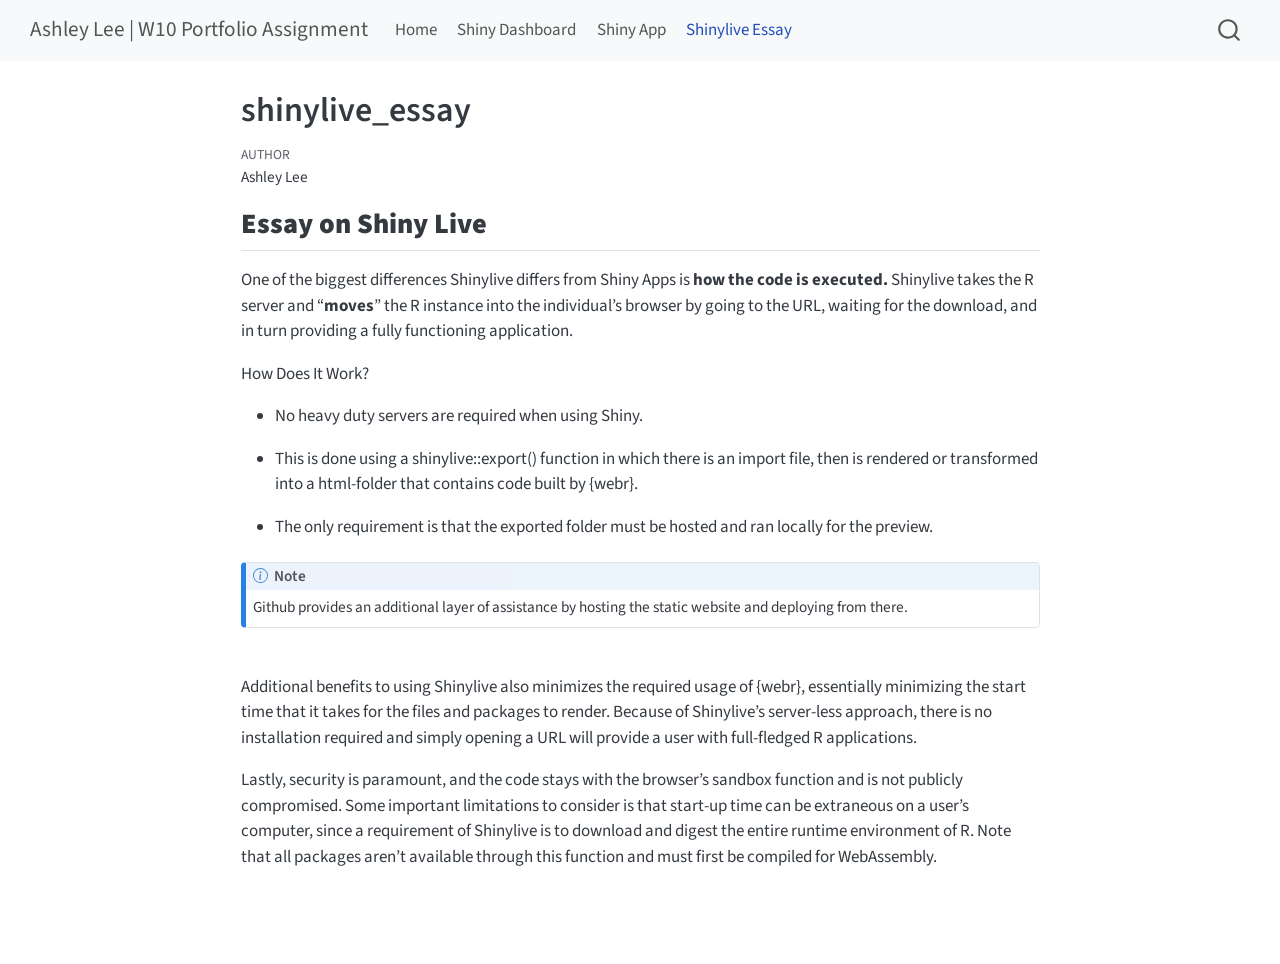
<file: docs/shinylive_app.html>
<!DOCTYPE html>
<html xmlns="http://www.w3.org/1999/xhtml" lang="en" xml:lang="en"><head>

<meta charset="utf-8">
<meta name="generator" content="quarto-1.9.37">

<meta name="viewport" content="width=device-width, initial-scale=1.0, user-scalable=yes">

<meta name="author" content="Ashley Lee">

<title>shinylive_essay – Ashley Lee | W10 Portfolio Assignment</title>
<style>
/* Default styles provided by pandoc.
** See https://pandoc.org/MANUAL.html#variables-for-html for config info.
*/
code{white-space: pre-wrap;}
span.smallcaps{font-variant: small-caps;}
div.columns{display: flex; gap: min(4vw, 1.5em);}
div.column{flex: auto; overflow-x: auto;}
div.hanging-indent{margin-left: 1.5em; text-indent: -1.5em;}
ul.task-list{list-style: none;}
ul.task-list li input[type="checkbox"] {
  width: 0.8em;
  margin: 0 0.8em 0.2em -1em; /* quarto-specific, see https://github.com/quarto-dev/quarto-cli/issues/4556 */ 
  vertical-align: middle;
}
</style>


<script src="site_libs/quarto-nav/quarto-nav.js"></script>
<script src="site_libs/quarto-nav/headroom.min.js"></script>
<script src="site_libs/clipboard/clipboard.min.js"></script>
<script src="site_libs/quarto-search/autocomplete.umd.js"></script>
<script src="site_libs/quarto-search/fuse.min.js"></script>
<script src="site_libs/quarto-search/quarto-search.js"></script>
<meta name="quarto:offset" content="./">
<script src="site_libs/quarto-html/quarto.js" type="module"></script>
<script src="site_libs/quarto-html/tabsets/tabsets.js" type="module"></script>
<script src="site_libs/quarto-html/popper.min.js"></script>
<script src="site_libs/quarto-html/tippy.umd.min.js"></script>
<script src="site_libs/quarto-html/anchor.min.js"></script>
<link href="site_libs/quarto-html/tippy.css" rel="stylesheet">
<link href="site_libs/quarto-html/quarto-syntax-highlighting-7f8f88aac4f3542376d5c11b86a4c14d.css" rel="stylesheet" id="quarto-text-highlighting-styles">
<script src="site_libs/bootstrap/bootstrap.min.js"></script>
<link href="site_libs/bootstrap/bootstrap-icons.css" rel="stylesheet">
<link href="site_libs/bootstrap/bootstrap-158031087360bce0ff56dc785ce39e06.min.css" rel="stylesheet" append-hash="true" id="quarto-bootstrap" data-mode="light">
<script id="quarto-search-options" type="application/json">{
  "location": "navbar",
  "copy-button": false,
  "collapse-after": 3,
  "panel-placement": "end",
  "type": "overlay",
  "limit": 50,
  "keyboard-shortcut": [
    "f",
    "/",
    "s"
  ],
  "show-item-context": false,
  "language": {
    "search-no-results-text": "No results",
    "search-matching-documents-text": "matching documents",
    "search-copy-link-title": "Copy link to search",
    "search-hide-matches-text": "Hide additional matches",
    "search-more-match-text": "more match in this document",
    "search-more-matches-text": "more matches in this document",
    "search-clear-button-title": "Clear",
    "search-text-placeholder": "",
    "search-detached-cancel-button-title": "Cancel",
    "search-submit-button-title": "Submit",
    "search-label": "Search"
  }
}</script>


<link rel="stylesheet" href="styles.css">
</head>

<body class="nav-fixed fullcontent quarto-light">

<div id="quarto-search-results"></div>
  <header id="quarto-header" class="headroom fixed-top">
    <nav class="navbar navbar-expand-lg " data-bs-theme="dark">
      <div class="navbar-container container-fluid">
      <div class="navbar-brand-container mx-auto">
    <a class="navbar-brand" href="./index.html">
    <span class="navbar-title">Ashley Lee | W10 Portfolio Assignment</span>
    </a>
  </div>
            <div id="quarto-search" class="" title="Search"></div>
          <button class="navbar-toggler" type="button" data-bs-toggle="collapse" data-bs-target="#navbarCollapse" aria-controls="navbarCollapse" role="menu" aria-expanded="false" aria-label="Toggle navigation" onclick="if (window.quartoToggleHeadroom) { window.quartoToggleHeadroom(); }">
  <span class="navbar-toggler-icon"></span>
</button>
          <div class="collapse navbar-collapse" id="navbarCollapse">
            <ul class="navbar-nav navbar-nav-scroll me-auto">
  <li class="nav-item">
    <a class="nav-link" href="./HomePage.html"> 
<span class="menu-text">Home</span></a>
  </li>  
  <li class="nav-item">
    <a class="nav-link" href="./quarto-dashboard.html"> 
<span class="menu-text">Shiny Dashboard</span></a>
  </li>  
  <li class="nav-item">
    <a class="nav-link" href="./shiny-app/shiny_app.html"> 
<span class="menu-text">Shiny App</span></a>
  </li>  
  <li class="nav-item">
    <a class="nav-link active" href="./shinylive_app.html" aria-current="page"> 
<span class="menu-text">Shinylive Essay</span></a>
  </li>  
</ul>
          </div> <!-- /navcollapse -->
            <div class="quarto-navbar-tools">
</div>
      </div> <!-- /container-fluid -->
    </nav>
</header>
<!-- content -->
<div id="quarto-content" class="quarto-container page-columns page-rows-contents page-layout-article page-navbar">
<!-- sidebar -->
<!-- margin-sidebar -->
    
<!-- main -->
<main class="content" id="quarto-document-content">

<header id="title-block-header" class="quarto-title-block default">
<div class="quarto-title">
<h1 class="title">shinylive_essay</h1>
</div>



<div class="quarto-title-meta">

    <div>
    <div class="quarto-title-meta-heading">Author</div>
    <div class="quarto-title-meta-contents">
             <p>Ashley Lee </p>
          </div>
  </div>
    
  
    
  </div>
  


</header>


<section id="essay-on-shiny-live" class="level2">
<h2 class="anchored" data-anchor-id="essay-on-shiny-live"><strong>Essay on Shiny Live</strong></h2>
<p>One of the biggest differences Shinylive differs from Shiny Apps is <strong>how the code is executed.</strong> Shinylive takes the R server and “<strong>moves</strong>” the R instance into the individual’s browser by going to the URL, waiting for the download, and in turn providing a fully functioning application.</p>
<p>How Does It Work?</p>
<ul>
<li><p>No heavy duty servers are required when using Shiny.</p></li>
<li><p>This is done using a shinylive::export() function in which there is an import file, then is rendered or transformed into a html-folder that contains code built by {webr}.</p></li>
<li><p>The only requirement is that the exported folder must be hosted and ran locally for the preview.</p></li>
</ul>
<div class="callout callout-style-default callout-note callout-titled">
<div class="callout-header d-flex align-content-center">
<div class="callout-icon-container">
<i class="callout-icon"></i>
</div>
<div class="callout-title-container flex-fill">
Note
</div>
</div>
<div class="callout-body-container callout-body">
<p>Github provides an additional layer of assistance by hosting the static website and deploying from there.</p>
</div>
</div>
<p><br>
Additional benefits to using Shinylive also minimizes the required usage of {webr}, essentially minimizing the start time that it takes for the files and packages to render. Because of Shinylive’s server-less approach, there is no installation required and simply opening a URL will provide a user with full-fledged R applications.</p>
<p>Lastly, security is paramount, and the code stays with the browser’s sandbox function and is not publicly compromised. Some important limitations to consider is that start-up time can be extraneous on a user’s computer, since a requirement of Shinylive is to download and digest the entire runtime environment of R. Note that all packages aren’t available through this function and must first be compiled for WebAssembly.</p>


</section>

</main> <!-- /main -->
<script id="quarto-html-after-body" type="application/javascript">
  window.document.addEventListener("DOMContentLoaded", function (event) {
    const icon = "";
    const anchorJS = new window.AnchorJS();
    anchorJS.options = {
      placement: 'right',
      icon: icon
    };
    anchorJS.add('.anchored');
    const isCodeAnnotation = (el) => {
      for (const clz of el.classList) {
        if (clz.startsWith('code-annotation-')) {                     
          return true;
        }
      }
      return false;
    }
    const onCopySuccess = function(e) {
      // button target
      const button = e.trigger;
      // don't keep focus
      button.blur();
      // flash "checked"
      button.classList.add('code-copy-button-checked');
      var currentTitle = button.getAttribute("title");
      button.setAttribute("title", "Copied!");
      let tooltip;
      if (window.bootstrap) {
        button.setAttribute("data-bs-toggle", "tooltip");
        button.setAttribute("data-bs-placement", "left");
        button.setAttribute("data-bs-title", "Copied!");
        tooltip = new bootstrap.Tooltip(button, 
          { trigger: "manual", 
            customClass: "code-copy-button-tooltip",
            offset: [0, -8]});
        tooltip.show();    
      }
      setTimeout(function() {
        if (tooltip) {
          tooltip.hide();
          button.removeAttribute("data-bs-title");
          button.removeAttribute("data-bs-toggle");
          button.removeAttribute("data-bs-placement");
        }
        button.setAttribute("title", currentTitle);
        button.classList.remove('code-copy-button-checked');
      }, 1000);
      // clear code selection
      e.clearSelection();
    }
    const getTextToCopy = function(trigger) {
      const outerScaffold = trigger.parentElement.cloneNode(true);
      const codeEl = outerScaffold.querySelector('code');
      for (const childEl of codeEl.children) {
        if (isCodeAnnotation(childEl)) {
          childEl.remove();
        }
      }
      return codeEl.innerText;
    }
    const clipboard = new window.ClipboardJS('.code-copy-button:not([data-in-quarto-modal])', {
      text: getTextToCopy
    });
    clipboard.on('success', onCopySuccess);
    if (window.document.getElementById('quarto-embedded-source-code-modal')) {
      const clipboardModal = new window.ClipboardJS('.code-copy-button[data-in-quarto-modal]', {
        text: getTextToCopy,
        container: window.document.getElementById('quarto-embedded-source-code-modal')
      });
      clipboardModal.on('success', onCopySuccess);
    }
      var localhostRegex = new RegExp(/^(?:http|https):\/\/localhost\:?[0-9]*\//);
      var mailtoRegex = new RegExp(/^mailto:/);
        var filterRegex = new RegExp('/' + window.location.host + '/');
      var isInternal = (href) => {
          return filterRegex.test(href) || localhostRegex.test(href) || mailtoRegex.test(href);
      }
      // Inspect non-navigation links and adorn them if external
     var links = window.document.querySelectorAll('a[href]:not(.nav-link):not(.navbar-brand):not(.toc-action):not(.sidebar-link):not(.sidebar-item-toggle):not(.pagination-link):not(.no-external):not([aria-hidden]):not(.dropdown-item):not(.quarto-navigation-tool):not(.about-link)');
      for (var i=0; i<links.length; i++) {
        const link = links[i];
        if (!isInternal(link.href)) {
          // undo the damage that might have been done by quarto-nav.js in the case of
          // links that we want to consider external
          if (link.dataset.originalHref !== undefined) {
            link.href = link.dataset.originalHref;
          }
        }
      }
    function tippyHover(el, contentFn, onTriggerFn, onUntriggerFn) {
      const config = {
        allowHTML: true,
        maxWidth: 500,
        delay: 100,
        arrow: false,
        appendTo: function(el) {
            return el.parentElement;
        },
        interactive: true,
        interactiveBorder: 10,
        theme: 'quarto',
        placement: 'bottom-start',
      };
      if (contentFn) {
        config.content = contentFn;
      }
      if (onTriggerFn) {
        config.onTrigger = onTriggerFn;
      }
      if (onUntriggerFn) {
        config.onUntrigger = onUntriggerFn;
      }
      window.tippy(el, config); 
    }
    const noterefs = window.document.querySelectorAll('a[role="doc-noteref"]');
    for (var i=0; i<noterefs.length; i++) {
      const ref = noterefs[i];
      tippyHover(ref, function() {
        // use id or data attribute instead here
        let href = ref.getAttribute('data-footnote-href') || ref.getAttribute('href');
        try { href = new URL(href).hash; } catch {}
        const id = href.replace(/^#\/?/, "");
        const note = window.document.getElementById(id);
        if (note) {
          return note.innerHTML;
        } else {
          return "";
        }
      });
    }
    const xrefs = window.document.querySelectorAll('a.quarto-xref');
    const processXRef = (id, note) => {
      // Strip column container classes
      const stripColumnClz = (el) => {
        el.classList.remove("page-full", "page-columns");
        if (el.children) {
          for (const child of el.children) {
            stripColumnClz(child);
          }
        }
      }
      stripColumnClz(note)
      if (id === null || id.startsWith('sec-')) {
        // Special case sections, only their first couple elements
        const container = document.createElement("div");
        if (note.children && note.children.length > 2) {
          container.appendChild(note.children[0].cloneNode(true));
          for (let i = 1; i < note.children.length; i++) {
            const child = note.children[i];
            if (child.tagName === "P" && child.innerText === "") {
              continue;
            } else {
              container.appendChild(child.cloneNode(true));
              break;
            }
          }
          if (window.Quarto?.typesetMath) {
            window.Quarto.typesetMath(container);
          }
          return container.innerHTML
        } else {
          if (window.Quarto?.typesetMath) {
            window.Quarto.typesetMath(note);
          }
          return note.innerHTML;
        }
      } else {
        // Remove any anchor links if they are present
        const anchorLink = note.querySelector('a.anchorjs-link');
        if (anchorLink) {
          anchorLink.remove();
        }
        if (window.Quarto?.typesetMath) {
          window.Quarto.typesetMath(note);
        }
        if (note.classList.contains("callout")) {
          return note.outerHTML;
        } else {
          return note.innerHTML;
        }
      }
    }
    for (var i=0; i<xrefs.length; i++) {
      const xref = xrefs[i];
      tippyHover(xref, undefined, function(instance) {
        instance.disable();
        let url = xref.getAttribute('href');
        let hash = undefined; 
        if (url.startsWith('#')) {
          hash = url;
        } else {
          try { hash = new URL(url).hash; } catch {}
        }
        if (hash) {
          const id = hash.replace(/^#\/?/, "");
          const note = window.document.getElementById(id);
          if (note !== null) {
            try {
              const html = processXRef(id, note.cloneNode(true));
              instance.setContent(html);
            } finally {
              instance.enable();
              instance.show();
            }
          } else {
            // See if we can fetch this
            fetch(url.split('#')[0])
            .then(res => res.text())
            .then(html => {
              const parser = new DOMParser();
              const htmlDoc = parser.parseFromString(html, "text/html");
              const note = htmlDoc.getElementById(id);
              if (note !== null) {
                const html = processXRef(id, note);
                instance.setContent(html);
              } 
            }).finally(() => {
              instance.enable();
              instance.show();
            });
          }
        } else {
          // See if we can fetch a full url (with no hash to target)
          // This is a special case and we should probably do some content thinning / targeting
          fetch(url)
          .then(res => res.text())
          .then(html => {
            const parser = new DOMParser();
            const htmlDoc = parser.parseFromString(html, "text/html");
            const note = htmlDoc.querySelector('main.content');
            if (note !== null) {
              // This should only happen for chapter cross references
              // (since there is no id in the URL)
              // remove the first header
              if (note.children.length > 0 && note.children[0].tagName === "HEADER") {
                note.children[0].remove();
              }
              const html = processXRef(null, note);
              instance.setContent(html);
            } 
          }).finally(() => {
            instance.enable();
            instance.show();
          });
        }
      }, function(instance) {
      });
    }
        let selectedAnnoteEl;
        const selectorForAnnotation = ( cell, annotation) => {
          let cellAttr = 'data-code-cell="' + cell + '"';
          let lineAttr = 'data-code-annotation="' +  annotation + '"';
          const selector = 'span[' + cellAttr + '][' + lineAttr + ']';
          return selector;
        }
        const selectCodeLines = (annoteEl) => {
          const doc = window.document;
          const targetCell = annoteEl.getAttribute("data-target-cell");
          const targetAnnotation = annoteEl.getAttribute("data-target-annotation");
          const annoteSpan = window.document.querySelector(selectorForAnnotation(targetCell, targetAnnotation));
          const lines = annoteSpan.getAttribute("data-code-lines").split(",");
          const lineIds = lines.map((line) => {
            return targetCell + "-" + line;
          })
          let top = null;
          let height = null;
          let parent = null;
          if (lineIds.length > 0) {
              //compute the position of the single el (top and bottom and make a div)
              const el = window.document.getElementById(lineIds[0]);
              top = el.offsetTop;
              height = el.offsetHeight;
              parent = el.parentElement.parentElement;
            if (lineIds.length > 1) {
              const lastEl = window.document.getElementById(lineIds[lineIds.length - 1]);
              const bottom = lastEl.offsetTop + lastEl.offsetHeight;
              height = bottom - top;
            }
            if (top !== null && height !== null && parent !== null) {
              // cook up a div (if necessary) and position it 
              let div = window.document.getElementById("code-annotation-line-highlight");
              if (div === null) {
                div = window.document.createElement("div");
                div.setAttribute("id", "code-annotation-line-highlight");
                div.style.position = 'absolute';
                parent.appendChild(div);
              }
              div.style.top = top - 2 + "px";
              div.style.height = height + 4 + "px";
              div.style.left = 0;
              let gutterDiv = window.document.getElementById("code-annotation-line-highlight-gutter");
              if (gutterDiv === null) {
                gutterDiv = window.document.createElement("div");
                gutterDiv.setAttribute("id", "code-annotation-line-highlight-gutter");
                gutterDiv.style.position = 'absolute';
                const codeCell = window.document.getElementById(targetCell);
                const gutter = codeCell.querySelector('.code-annotation-gutter');
                gutter.appendChild(gutterDiv);
              }
              gutterDiv.style.top = top - 2 + "px";
              gutterDiv.style.height = height + 4 + "px";
            }
            selectedAnnoteEl = annoteEl;
          }
        };
        const unselectCodeLines = () => {
          const elementsIds = ["code-annotation-line-highlight", "code-annotation-line-highlight-gutter"];
          elementsIds.forEach((elId) => {
            const div = window.document.getElementById(elId);
            if (div) {
              div.remove();
            }
          });
          selectedAnnoteEl = undefined;
        };
          // Handle positioning of the toggle
      window.addEventListener(
        "resize",
        throttle(() => {
          elRect = undefined;
          if (selectedAnnoteEl) {
            selectCodeLines(selectedAnnoteEl);
          }
        }, 10)
      );
      function throttle(fn, ms) {
      let throttle = false;
      let timer;
        return (...args) => {
          if(!throttle) { // first call gets through
              fn.apply(this, args);
              throttle = true;
          } else { // all the others get throttled
              if(timer) clearTimeout(timer); // cancel #2
              timer = setTimeout(() => {
                fn.apply(this, args);
                timer = throttle = false;
              }, ms);
          }
        };
      }
        // Attach click handler to the DT
        const annoteDls = window.document.querySelectorAll('dt[data-target-cell]');
        for (const annoteDlNode of annoteDls) {
          annoteDlNode.addEventListener('click', (event) => {
            const clickedEl = event.target;
            if (clickedEl !== selectedAnnoteEl) {
              unselectCodeLines();
              const activeEl = window.document.querySelector('dt[data-target-cell].code-annotation-active');
              if (activeEl) {
                activeEl.classList.remove('code-annotation-active');
              }
              selectCodeLines(clickedEl);
              clickedEl.classList.add('code-annotation-active');
            } else {
              // Unselect the line
              unselectCodeLines();
              clickedEl.classList.remove('code-annotation-active');
            }
          });
        }
    const findCites = (el) => {
      const parentEl = el.parentElement;
      if (parentEl) {
        const cites = parentEl.dataset.cites;
        if (cites) {
          return {
            el,
            cites: cites.split(' ')
          };
        } else {
          return findCites(el.parentElement)
        }
      } else {
        return undefined;
      }
    };
    var bibliorefs = window.document.querySelectorAll('a[role="doc-biblioref"]');
    for (var i=0; i<bibliorefs.length; i++) {
      const ref = bibliorefs[i];
      const citeInfo = findCites(ref);
      if (citeInfo) {
        tippyHover(citeInfo.el, function() {
          var popup = window.document.createElement('div');
          citeInfo.cites.forEach(function(cite) {
            var citeDiv = window.document.createElement('div');
            citeDiv.classList.add('hanging-indent');
            citeDiv.classList.add('csl-entry');
            var biblioDiv = window.document.getElementById('ref-' + cite);
            if (biblioDiv) {
              citeDiv.innerHTML = biblioDiv.innerHTML;
            }
            popup.appendChild(citeDiv);
          });
          return popup.innerHTML;
        });
      }
    }
  });
  </script>
</div> <!-- /content -->




</body></html>
</file>
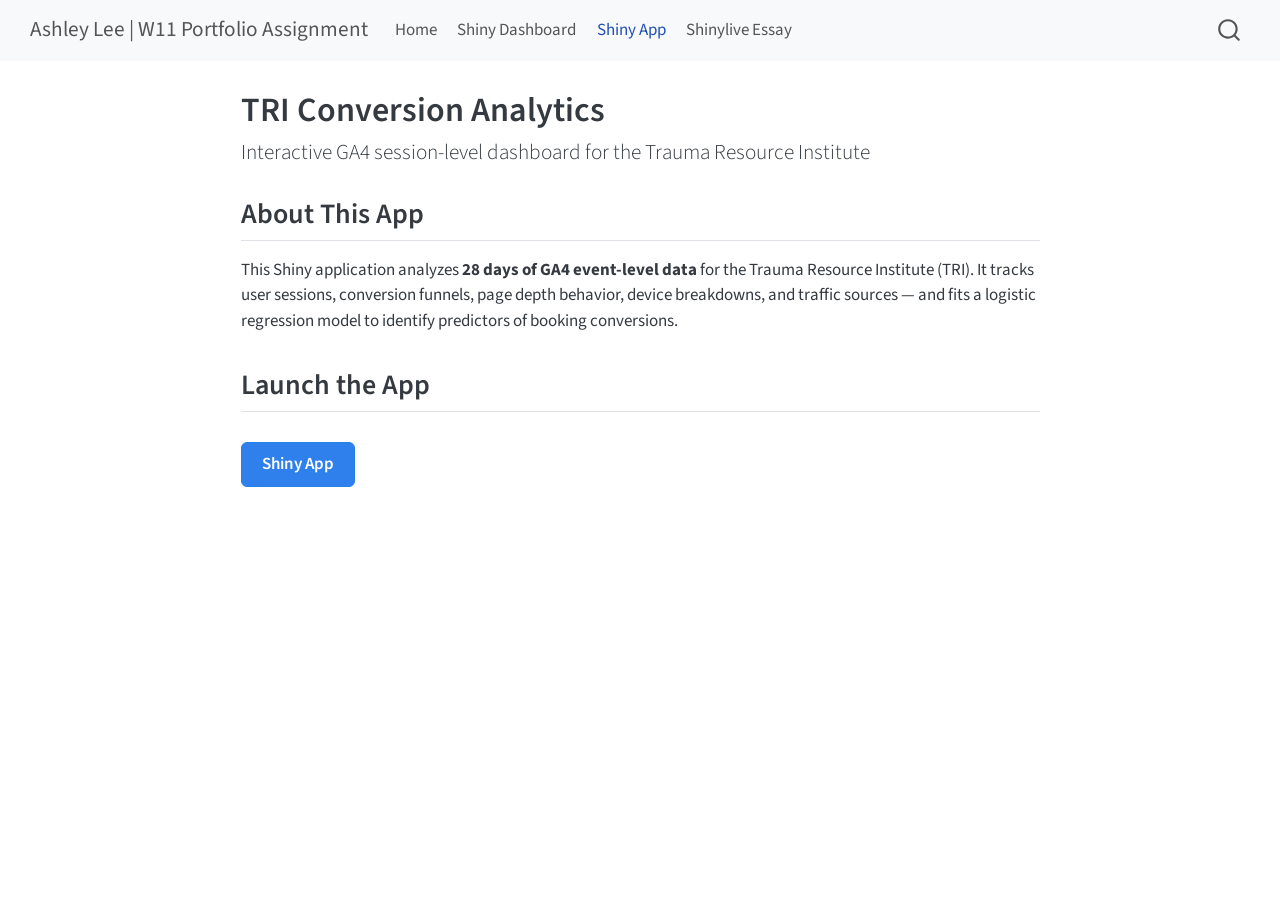
<file: docs/shiny-app/shiny_app.html>
<!DOCTYPE html>
<html xmlns="http://www.w3.org/1999/xhtml" lang="en" xml:lang="en"><head>

<meta charset="utf-8">
<meta name="generator" content="quarto-1.9.37">

<meta name="viewport" content="width=device-width, initial-scale=1.0, user-scalable=yes">


<title>TRI Conversion Analytics – Ashley Lee | W11 Portfolio Assignment</title>
<style>
/* Default styles provided by pandoc.
** See https://pandoc.org/MANUAL.html#variables-for-html for config info.
*/
code{white-space: pre-wrap;}
span.smallcaps{font-variant: small-caps;}
div.columns{display: flex; gap: min(4vw, 1.5em);}
div.column{flex: auto; overflow-x: auto;}
div.hanging-indent{margin-left: 1.5em; text-indent: -1.5em;}
ul.task-list{list-style: none;}
ul.task-list li input[type="checkbox"] {
  width: 0.8em;
  margin: 0 0.8em 0.2em -1em; /* quarto-specific, see https://github.com/quarto-dev/quarto-cli/issues/4556 */ 
  vertical-align: middle;
}
</style>


<script src="../site_libs/quarto-nav/quarto-nav.js"></script>
<script src="../site_libs/quarto-nav/headroom.min.js"></script>
<script src="../site_libs/clipboard/clipboard.min.js"></script>
<script src="../site_libs/quarto-search/autocomplete.umd.js"></script>
<script src="../site_libs/quarto-search/fuse.min.js"></script>
<script src="../site_libs/quarto-search/quarto-search.js"></script>
<meta name="quarto:offset" content="../">
<script src="../site_libs/quarto-html/quarto.js" type="module"></script>
<script src="../site_libs/quarto-html/tabsets/tabsets.js" type="module"></script>
<script src="../site_libs/quarto-html/popper.min.js"></script>
<script src="../site_libs/quarto-html/tippy.umd.min.js"></script>
<script src="../site_libs/quarto-html/anchor.min.js"></script>
<link href="../site_libs/quarto-html/tippy.css" rel="stylesheet">
<link href="../site_libs/quarto-html/quarto-syntax-highlighting-7f8f88aac4f3542376d5c11b86a4c14d.css" rel="stylesheet" id="quarto-text-highlighting-styles">
<script src="../site_libs/bootstrap/bootstrap.min.js"></script>
<link href="../site_libs/bootstrap/bootstrap-icons.css" rel="stylesheet">
<link href="../site_libs/bootstrap/bootstrap-158031087360bce0ff56dc785ce39e06.min.css" rel="stylesheet" append-hash="true" id="quarto-bootstrap" data-mode="light">
<script id="quarto-search-options" type="application/json">{
  "location": "navbar",
  "copy-button": false,
  "collapse-after": 3,
  "panel-placement": "end",
  "type": "overlay",
  "limit": 50,
  "keyboard-shortcut": [
    "f",
    "/",
    "s"
  ],
  "show-item-context": false,
  "language": {
    "search-no-results-text": "No results",
    "search-matching-documents-text": "matching documents",
    "search-copy-link-title": "Copy link to search",
    "search-hide-matches-text": "Hide additional matches",
    "search-more-match-text": "more match in this document",
    "search-more-matches-text": "more matches in this document",
    "search-clear-button-title": "Clear",
    "search-text-placeholder": "",
    "search-detached-cancel-button-title": "Cancel",
    "search-submit-button-title": "Submit",
    "search-label": "Search"
  }
}</script>


<link rel="stylesheet" href="../styles.css">
</head>

<body class="nav-fixed fullcontent quarto-light">

<div id="quarto-search-results"></div>
  <header id="quarto-header" class="headroom fixed-top">
    <nav class="navbar navbar-expand-lg " data-bs-theme="dark">
      <div class="navbar-container container-fluid">
      <div class="navbar-brand-container mx-auto">
    <a class="navbar-brand" href="../index.html">
    <span class="navbar-title">Ashley Lee | W11 Portfolio Assignment</span>
    </a>
  </div>
            <div id="quarto-search" class="" title="Search"></div>
          <button class="navbar-toggler" type="button" data-bs-toggle="collapse" data-bs-target="#navbarCollapse" aria-controls="navbarCollapse" role="menu" aria-expanded="false" aria-label="Toggle navigation" onclick="if (window.quartoToggleHeadroom) { window.quartoToggleHeadroom(); }">
  <span class="navbar-toggler-icon"></span>
</button>
          <div class="collapse navbar-collapse" id="navbarCollapse">
            <ul class="navbar-nav navbar-nav-scroll me-auto">
  <li class="nav-item">
    <a class="nav-link" href="../HomePage.html"> 
<span class="menu-text">Home</span></a>
  </li>  
  <li class="nav-item">
    <a class="nav-link" href="../quarto-dashboard.html"> 
<span class="menu-text">Shiny Dashboard</span></a>
  </li>  
  <li class="nav-item">
    <a class="nav-link active" href="../shiny-app/shiny_app.html" aria-current="page"> 
<span class="menu-text">Shiny App</span></a>
  </li>  
  <li class="nav-item">
    <a class="nav-link" href="../shinylive_app.html"> 
<span class="menu-text">Shinylive Essay</span></a>
  </li>  
</ul>
          </div> <!-- /navcollapse -->
            <div class="quarto-navbar-tools">
</div>
      </div> <!-- /container-fluid -->
    </nav>
</header>
<!-- content -->
<div id="quarto-content" class="quarto-container page-columns page-rows-contents page-layout-article page-navbar">
<!-- sidebar -->
<!-- margin-sidebar -->
    
<!-- main -->
<main class="content" id="quarto-document-content">

<header id="title-block-header" class="quarto-title-block default">
<div class="quarto-title">
<h1 class="title">TRI Conversion Analytics</h1>
<p class="subtitle lead">Interactive GA4 session-level dashboard for the Trauma Resource Institute</p>
</div>



<div class="quarto-title-meta">

    
  
    
  </div>
  


</header>


<section id="about-this-app" class="level2">
<h2 class="anchored" data-anchor-id="about-this-app">About This App</h2>
<p>This Shiny application analyzes <strong>28 days of GA4 event-level data</strong> for the Trauma Resource Institute (TRI). It tracks user sessions, conversion funnels, page depth behavior, device breakdowns, and traffic sources — and fits a logistic regression model to identify predictors of booking conversions.</p>
</section>
<section id="launch-the-app" class="level2">
<h2 class="anchored" data-anchor-id="launch-the-app">Launch the App</h2>
<p><a href="https://ashleyxlee.shinyapps.io/msdm-project/" class="btn btn-primary" target="_blank">Shiny App</a></p>


</section>

</main> <!-- /main -->
<script id="quarto-html-after-body" type="application/javascript">
  window.document.addEventListener("DOMContentLoaded", function (event) {
    const icon = "";
    const anchorJS = new window.AnchorJS();
    anchorJS.options = {
      placement: 'right',
      icon: icon
    };
    anchorJS.add('.anchored');
    const isCodeAnnotation = (el) => {
      for (const clz of el.classList) {
        if (clz.startsWith('code-annotation-')) {                     
          return true;
        }
      }
      return false;
    }
    const onCopySuccess = function(e) {
      // button target
      const button = e.trigger;
      // don't keep focus
      button.blur();
      // flash "checked"
      button.classList.add('code-copy-button-checked');
      var currentTitle = button.getAttribute("title");
      button.setAttribute("title", "Copied!");
      let tooltip;
      if (window.bootstrap) {
        button.setAttribute("data-bs-toggle", "tooltip");
        button.setAttribute("data-bs-placement", "left");
        button.setAttribute("data-bs-title", "Copied!");
        tooltip = new bootstrap.Tooltip(button, 
          { trigger: "manual", 
            customClass: "code-copy-button-tooltip",
            offset: [0, -8]});
        tooltip.show();    
      }
      setTimeout(function() {
        if (tooltip) {
          tooltip.hide();
          button.removeAttribute("data-bs-title");
          button.removeAttribute("data-bs-toggle");
          button.removeAttribute("data-bs-placement");
        }
        button.setAttribute("title", currentTitle);
        button.classList.remove('code-copy-button-checked');
      }, 1000);
      // clear code selection
      e.clearSelection();
    }
    const getTextToCopy = function(trigger) {
      const outerScaffold = trigger.parentElement.cloneNode(true);
      const codeEl = outerScaffold.querySelector('code');
      for (const childEl of codeEl.children) {
        if (isCodeAnnotation(childEl)) {
          childEl.remove();
        }
      }
      return codeEl.innerText;
    }
    const clipboard = new window.ClipboardJS('.code-copy-button:not([data-in-quarto-modal])', {
      text: getTextToCopy
    });
    clipboard.on('success', onCopySuccess);
    if (window.document.getElementById('quarto-embedded-source-code-modal')) {
      const clipboardModal = new window.ClipboardJS('.code-copy-button[data-in-quarto-modal]', {
        text: getTextToCopy,
        container: window.document.getElementById('quarto-embedded-source-code-modal')
      });
      clipboardModal.on('success', onCopySuccess);
    }
      var localhostRegex = new RegExp(/^(?:http|https):\/\/localhost\:?[0-9]*\//);
      var mailtoRegex = new RegExp(/^mailto:/);
        var filterRegex = new RegExp('/' + window.location.host + '/');
      var isInternal = (href) => {
          return filterRegex.test(href) || localhostRegex.test(href) || mailtoRegex.test(href);
      }
      // Inspect non-navigation links and adorn them if external
     var links = window.document.querySelectorAll('a[href]:not(.nav-link):not(.navbar-brand):not(.toc-action):not(.sidebar-link):not(.sidebar-item-toggle):not(.pagination-link):not(.no-external):not([aria-hidden]):not(.dropdown-item):not(.quarto-navigation-tool):not(.about-link)');
      for (var i=0; i<links.length; i++) {
        const link = links[i];
        if (!isInternal(link.href)) {
          // undo the damage that might have been done by quarto-nav.js in the case of
          // links that we want to consider external
          if (link.dataset.originalHref !== undefined) {
            link.href = link.dataset.originalHref;
          }
        }
      }
    function tippyHover(el, contentFn, onTriggerFn, onUntriggerFn) {
      const config = {
        allowHTML: true,
        maxWidth: 500,
        delay: 100,
        arrow: false,
        appendTo: function(el) {
            return el.parentElement;
        },
        interactive: true,
        interactiveBorder: 10,
        theme: 'quarto',
        placement: 'bottom-start',
      };
      if (contentFn) {
        config.content = contentFn;
      }
      if (onTriggerFn) {
        config.onTrigger = onTriggerFn;
      }
      if (onUntriggerFn) {
        config.onUntrigger = onUntriggerFn;
      }
      window.tippy(el, config); 
    }
    const noterefs = window.document.querySelectorAll('a[role="doc-noteref"]');
    for (var i=0; i<noterefs.length; i++) {
      const ref = noterefs[i];
      tippyHover(ref, function() {
        // use id or data attribute instead here
        let href = ref.getAttribute('data-footnote-href') || ref.getAttribute('href');
        try { href = new URL(href).hash; } catch {}
        const id = href.replace(/^#\/?/, "");
        const note = window.document.getElementById(id);
        if (note) {
          return note.innerHTML;
        } else {
          return "";
        }
      });
    }
    const xrefs = window.document.querySelectorAll('a.quarto-xref');
    const processXRef = (id, note) => {
      // Strip column container classes
      const stripColumnClz = (el) => {
        el.classList.remove("page-full", "page-columns");
        if (el.children) {
          for (const child of el.children) {
            stripColumnClz(child);
          }
        }
      }
      stripColumnClz(note)
      if (id === null || id.startsWith('sec-')) {
        // Special case sections, only their first couple elements
        const container = document.createElement("div");
        if (note.children && note.children.length > 2) {
          container.appendChild(note.children[0].cloneNode(true));
          for (let i = 1; i < note.children.length; i++) {
            const child = note.children[i];
            if (child.tagName === "P" && child.innerText === "") {
              continue;
            } else {
              container.appendChild(child.cloneNode(true));
              break;
            }
          }
          if (window.Quarto?.typesetMath) {
            window.Quarto.typesetMath(container);
          }
          return container.innerHTML
        } else {
          if (window.Quarto?.typesetMath) {
            window.Quarto.typesetMath(note);
          }
          return note.innerHTML;
        }
      } else {
        // Remove any anchor links if they are present
        const anchorLink = note.querySelector('a.anchorjs-link');
        if (anchorLink) {
          anchorLink.remove();
        }
        if (window.Quarto?.typesetMath) {
          window.Quarto.typesetMath(note);
        }
        if (note.classList.contains("callout")) {
          return note.outerHTML;
        } else {
          return note.innerHTML;
        }
      }
    }
    for (var i=0; i<xrefs.length; i++) {
      const xref = xrefs[i];
      tippyHover(xref, undefined, function(instance) {
        instance.disable();
        let url = xref.getAttribute('href');
        let hash = undefined; 
        if (url.startsWith('#')) {
          hash = url;
        } else {
          try { hash = new URL(url).hash; } catch {}
        }
        if (hash) {
          const id = hash.replace(/^#\/?/, "");
          const note = window.document.getElementById(id);
          if (note !== null) {
            try {
              const html = processXRef(id, note.cloneNode(true));
              instance.setContent(html);
            } finally {
              instance.enable();
              instance.show();
            }
          } else {
            // See if we can fetch this
            fetch(url.split('#')[0])
            .then(res => res.text())
            .then(html => {
              const parser = new DOMParser();
              const htmlDoc = parser.parseFromString(html, "text/html");
              const note = htmlDoc.getElementById(id);
              if (note !== null) {
                const html = processXRef(id, note);
                instance.setContent(html);
              } 
            }).finally(() => {
              instance.enable();
              instance.show();
            });
          }
        } else {
          // See if we can fetch a full url (with no hash to target)
          // This is a special case and we should probably do some content thinning / targeting
          fetch(url)
          .then(res => res.text())
          .then(html => {
            const parser = new DOMParser();
            const htmlDoc = parser.parseFromString(html, "text/html");
            const note = htmlDoc.querySelector('main.content');
            if (note !== null) {
              // This should only happen for chapter cross references
              // (since there is no id in the URL)
              // remove the first header
              if (note.children.length > 0 && note.children[0].tagName === "HEADER") {
                note.children[0].remove();
              }
              const html = processXRef(null, note);
              instance.setContent(html);
            } 
          }).finally(() => {
            instance.enable();
            instance.show();
          });
        }
      }, function(instance) {
      });
    }
        let selectedAnnoteEl;
        const selectorForAnnotation = ( cell, annotation) => {
          let cellAttr = 'data-code-cell="' + cell + '"';
          let lineAttr = 'data-code-annotation="' +  annotation + '"';
          const selector = 'span[' + cellAttr + '][' + lineAttr + ']';
          return selector;
        }
        const selectCodeLines = (annoteEl) => {
          const doc = window.document;
          const targetCell = annoteEl.getAttribute("data-target-cell");
          const targetAnnotation = annoteEl.getAttribute("data-target-annotation");
          const annoteSpan = window.document.querySelector(selectorForAnnotation(targetCell, targetAnnotation));
          const lines = annoteSpan.getAttribute("data-code-lines").split(",");
          const lineIds = lines.map((line) => {
            return targetCell + "-" + line;
          })
          let top = null;
          let height = null;
          let parent = null;
          if (lineIds.length > 0) {
              //compute the position of the single el (top and bottom and make a div)
              const el = window.document.getElementById(lineIds[0]);
              top = el.offsetTop;
              height = el.offsetHeight;
              parent = el.parentElement.parentElement;
            if (lineIds.length > 1) {
              const lastEl = window.document.getElementById(lineIds[lineIds.length - 1]);
              const bottom = lastEl.offsetTop + lastEl.offsetHeight;
              height = bottom - top;
            }
            if (top !== null && height !== null && parent !== null) {
              // cook up a div (if necessary) and position it 
              let div = window.document.getElementById("code-annotation-line-highlight");
              if (div === null) {
                div = window.document.createElement("div");
                div.setAttribute("id", "code-annotation-line-highlight");
                div.style.position = 'absolute';
                parent.appendChild(div);
              }
              div.style.top = top - 2 + "px";
              div.style.height = height + 4 + "px";
              div.style.left = 0;
              let gutterDiv = window.document.getElementById("code-annotation-line-highlight-gutter");
              if (gutterDiv === null) {
                gutterDiv = window.document.createElement("div");
                gutterDiv.setAttribute("id", "code-annotation-line-highlight-gutter");
                gutterDiv.style.position = 'absolute';
                const codeCell = window.document.getElementById(targetCell);
                const gutter = codeCell.querySelector('.code-annotation-gutter');
                gutter.appendChild(gutterDiv);
              }
              gutterDiv.style.top = top - 2 + "px";
              gutterDiv.style.height = height + 4 + "px";
            }
            selectedAnnoteEl = annoteEl;
          }
        };
        const unselectCodeLines = () => {
          const elementsIds = ["code-annotation-line-highlight", "code-annotation-line-highlight-gutter"];
          elementsIds.forEach((elId) => {
            const div = window.document.getElementById(elId);
            if (div) {
              div.remove();
            }
          });
          selectedAnnoteEl = undefined;
        };
          // Handle positioning of the toggle
      window.addEventListener(
        "resize",
        throttle(() => {
          elRect = undefined;
          if (selectedAnnoteEl) {
            selectCodeLines(selectedAnnoteEl);
          }
        }, 10)
      );
      function throttle(fn, ms) {
      let throttle = false;
      let timer;
        return (...args) => {
          if(!throttle) { // first call gets through
              fn.apply(this, args);
              throttle = true;
          } else { // all the others get throttled
              if(timer) clearTimeout(timer); // cancel #2
              timer = setTimeout(() => {
                fn.apply(this, args);
                timer = throttle = false;
              }, ms);
          }
        };
      }
        // Attach click handler to the DT
        const annoteDls = window.document.querySelectorAll('dt[data-target-cell]');
        for (const annoteDlNode of annoteDls) {
          annoteDlNode.addEventListener('click', (event) => {
            const clickedEl = event.target;
            if (clickedEl !== selectedAnnoteEl) {
              unselectCodeLines();
              const activeEl = window.document.querySelector('dt[data-target-cell].code-annotation-active');
              if (activeEl) {
                activeEl.classList.remove('code-annotation-active');
              }
              selectCodeLines(clickedEl);
              clickedEl.classList.add('code-annotation-active');
            } else {
              // Unselect the line
              unselectCodeLines();
              clickedEl.classList.remove('code-annotation-active');
            }
          });
        }
    const findCites = (el) => {
      const parentEl = el.parentElement;
      if (parentEl) {
        const cites = parentEl.dataset.cites;
        if (cites) {
          return {
            el,
            cites: cites.split(' ')
          };
        } else {
          return findCites(el.parentElement)
        }
      } else {
        return undefined;
      }
    };
    var bibliorefs = window.document.querySelectorAll('a[role="doc-biblioref"]');
    for (var i=0; i<bibliorefs.length; i++) {
      const ref = bibliorefs[i];
      const citeInfo = findCites(ref);
      if (citeInfo) {
        tippyHover(citeInfo.el, function() {
          var popup = window.document.createElement('div');
          citeInfo.cites.forEach(function(cite) {
            var citeDiv = window.document.createElement('div');
            citeDiv.classList.add('hanging-indent');
            citeDiv.classList.add('csl-entry');
            var biblioDiv = window.document.getElementById('ref-' + cite);
            if (biblioDiv) {
              citeDiv.innerHTML = biblioDiv.innerHTML;
            }
            popup.appendChild(citeDiv);
          });
          return popup.innerHTML;
        });
      }
    }
  });
  </script>
</div> <!-- /content -->




</body></html>
</file>
<file: docs/site_libs/quarto-html/tippy.css>
.tippy-box[data-animation=fade][data-state=hidden]{opacity:0}[data-tippy-root]{max-width:calc(100vw - 10px)}.tippy-box{position:relative;background-color:#333;color:#fff;border-radius:4px;font-size:14px;line-height:1.4;white-space:normal;outline:0;transition-property:transform,visibility,opacity}.tippy-box[data-placement^=top]>.tippy-arrow{bottom:0}.tippy-box[data-placement^=top]>.tippy-arrow:before{bottom:-7px;left:0;border-width:8px 8px 0;border-top-color:initial;transform-origin:center top}.tippy-box[data-placement^=bottom]>.tippy-arrow{top:0}.tippy-box[data-placement^=bottom]>.tippy-arrow:before{top:-7px;left:0;border-width:0 8px 8px;border-bottom-color:initial;transform-origin:center bottom}.tippy-box[data-placement^=left]>.tippy-arrow{right:0}.tippy-box[data-placement^=left]>.tippy-arrow:before{border-width:8px 0 8px 8px;border-left-color:initial;right:-7px;transform-origin:center left}.tippy-box[data-placement^=right]>.tippy-arrow{left:0}.tippy-box[data-placement^=right]>.tippy-arrow:before{left:-7px;border-width:8px 8px 8px 0;border-right-color:initial;transform-origin:center right}.tippy-box[data-inertia][data-state=visible]{transition-timing-function:cubic-bezier(.54,1.5,.38,1.11)}.tippy-arrow{width:16px;height:16px;color:#333}.tippy-arrow:before{content:"";position:absolute;border-color:transparent;border-style:solid}.tippy-content{position:relative;padding:5px 9px;z-index:1}
</file>
<file: docs/site_libs/quarto-html/quarto-syntax-highlighting-7f8f88aac4f3542376d5c11b86a4c14d.css>
/* quarto syntax highlight colors */
:root {
  --quarto-hl-ot-color: #003B4F;
  --quarto-hl-at-color: #657422;
  --quarto-hl-ss-color: #20794D;
  --quarto-hl-an-color: #5E5E5E;
  --quarto-hl-fu-color: #4758AB;
  --quarto-hl-st-color: #20794D;
  --quarto-hl-cf-color: #003B4F;
  --quarto-hl-op-color: #5E5E5E;
  --quarto-hl-er-color: #AD0000;
  --quarto-hl-bn-color: #AD0000;
  --quarto-hl-al-color: #AD0000;
  --quarto-hl-va-color: #111111;
  --quarto-hl-bu-color: inherit;
  --quarto-hl-ex-color: inherit;
  --quarto-hl-pp-color: #AD0000;
  --quarto-hl-in-color: #5E5E5E;
  --quarto-hl-vs-color: #20794D;
  --quarto-hl-wa-color: #5E5E5E;
  --quarto-hl-do-color: #5E5E5E;
  --quarto-hl-im-color: #00769E;
  --quarto-hl-ch-color: #20794D;
  --quarto-hl-dt-color: #AD0000;
  --quarto-hl-fl-color: #AD0000;
  --quarto-hl-co-color: #5E5E5E;
  --quarto-hl-cv-color: #5E5E5E;
  --quarto-hl-cn-color: #8f5902;
  --quarto-hl-sc-color: #5E5E5E;
  --quarto-hl-dv-color: #AD0000;
  --quarto-hl-kw-color: #003B4F;
}

/* other quarto variables */
:root {
  --quarto-font-monospace: SFMono-Regular, Menlo, Monaco, Consolas, "Liberation Mono", "Courier New", monospace;
}

/* syntax highlight based on Pandoc's rules */
pre > code.sourceCode > span {
  color: #003B4F;
}

code.sourceCode > span {
  color: #003B4F;
}

div.sourceCode,
div.sourceCode pre.sourceCode {
  color: #003B4F;
}

/* Normal */
code span {
  color: #003B4F;
}

/* Alert */
code span.al {
  color: #AD0000;
  font-style: inherit;
}

/* Annotation */
code span.an {
  color: #5E5E5E;
  font-style: inherit;
}

/* Attribute */
code span.at {
  color: #657422;
  font-style: inherit;
}

/* BaseN */
code span.bn {
  color: #AD0000;
  font-style: inherit;
}

/* BuiltIn */
code span.bu {
  font-style: inherit;
}

/* ControlFlow */
code span.cf {
  color: #003B4F;
  font-weight: bold;
  font-style: inherit;
}

/* Char */
code span.ch {
  color: #20794D;
  font-style: inherit;
}

/* Constant */
code span.cn {
  color: #8f5902;
  font-style: inherit;
}

/* Comment */
code span.co {
  color: #5E5E5E;
  font-style: inherit;
}

/* CommentVar */
code span.cv {
  color: #5E5E5E;
  font-style: italic;
}

/* Documentation */
code span.do {
  color: #5E5E5E;
  font-style: italic;
}

/* DataType */
code span.dt {
  color: #AD0000;
  font-style: inherit;
}

/* DecVal */
code span.dv {
  color: #AD0000;
  font-style: inherit;
}

/* Error */
code span.er {
  color: #AD0000;
  font-style: inherit;
}

/* Extension */
code span.ex {
  font-style: inherit;
}

/* Float */
code span.fl {
  color: #AD0000;
  font-style: inherit;
}

/* Function */
code span.fu {
  color: #4758AB;
  font-style: inherit;
}

/* Import */
code span.im {
  color: #00769E;
  font-style: inherit;
}

/* Information */
code span.in {
  color: #5E5E5E;
  font-style: inherit;
}

/* Keyword */
code span.kw {
  color: #003B4F;
  font-weight: bold;
  font-style: inherit;
}

/* Operator */
code span.op {
  color: #5E5E5E;
  font-style: inherit;
}

/* Other */
code span.ot {
  color: #003B4F;
  font-style: inherit;
}

/* Preprocessor */
code span.pp {
  color: #AD0000;
  font-style: inherit;
}

/* SpecialChar */
code span.sc {
  color: #5E5E5E;
  font-style: inherit;
}

/* SpecialString */
code span.ss {
  color: #20794D;
  font-style: inherit;
}

/* String */
code span.st {
  color: #20794D;
  font-style: inherit;
}

/* Variable */
code span.va {
  color: #111111;
  font-style: inherit;
}

/* VerbatimString */
code span.vs {
  color: #20794D;
  font-style: inherit;
}

/* Warning */
code span.wa {
  color: #5E5E5E;
  font-style: italic;
}

.prevent-inlining {
  content: "</";
}

/*# sourceMappingURL=789ad8cd35626ba772517505b42a116e.css.map */
</file>
<file: docs/styles.css>
/* ── Hero Section ── */
.hero-section {
  display: flex;
  align-items: center;
  gap: 2.5rem;
  padding: 2.5rem 0 2rem;
  flex-wrap: wrap;
}

.profile-img-wrap {
  flex-shrink: 0;
}

.profile-img {
  width: 180px;
  height: 180px;
  border-radius: 50%;
  object-fit: cover;
  border: 4px solid #2F80ED;
  box-shadow: 0 4px 20px rgba(47,128,237,0.2);
}

.hero-text h1 {
  margin-top: 0;
  font-size: 2rem;
  color: #1a1a2e;
}

.btn-primary {
  background-color: #2F80ED;
  color: white !important;
  padding: 0.5rem 1.2rem;
  border-radius: 6px;
  text-decoration: none;
  font-weight: 600;
  display: inline-block;
  margin-top: 0.75rem;
  transition: background 0.2s;
}
.btn-primary:hover { background-color: #1a5fb4; }

/* ── Skills Grid ── */
.skills-grid {
  display: grid;
  grid-template-columns: repeat(auto-fit, minmax(240px, 1fr));
  gap: 1.25rem;
  margin: 1rem 0;
}

.skill-card {
  background: #f4f8ff;
  border-left: 4px solid #2F80ED;
  border-radius: 8px;
  padding: 1.1rem 1.3rem;
}

.skill-card h3 {
  margin-top: 0;
  font-size: 1rem;
  color: #2F80ED;
}

/* ── Education ── */
.education-block {
  background: #fafafa;
  border-radius: 8px;
  padding: 1.2rem 1.5rem;
  border: 1px solid #e0e0e0;
  line-height: 1.8;
}
</file>
<file: docs/site_libs/quarto-html/quarto-syntax-highlighting-dark-d0ae9245876894da5ac7e18953ecc5cc.css>
/* quarto syntax highlight colors */
:root {
  --quarto-hl-al-color: #f07178;
  --quarto-hl-an-color: #d4d0ab;
  --quarto-hl-at-color: #00e0e0;
  --quarto-hl-bn-color: #d4d0ab;
  --quarto-hl-bu-color: #abe338;
  --quarto-hl-ch-color: #abe338;
  --quarto-hl-co-color: #f8f8f2;
  --quarto-hl-cv-color: #ffd700;
  --quarto-hl-cn-color: #ffd700;
  --quarto-hl-cf-color: #ffa07a;
  --quarto-hl-dt-color: #ffa07a;
  --quarto-hl-dv-color: #d4d0ab;
  --quarto-hl-do-color: #f8f8f2;
  --quarto-hl-er-color: #f07178;
  --quarto-hl-ex-color: #00e0e0;
  --quarto-hl-fl-color: #d4d0ab;
  --quarto-hl-fu-color: #ffa07a;
  --quarto-hl-im-color: #abe338;
  --quarto-hl-in-color: #d4d0ab;
  --quarto-hl-kw-color: #ffa07a;
  --quarto-hl-op-color: #ffa07a;
  --quarto-hl-ot-color: #00e0e0;
  --quarto-hl-pp-color: #dcc6e0;
  --quarto-hl-re-color: #00e0e0;
  --quarto-hl-sc-color: #abe338;
  --quarto-hl-ss-color: #abe338;
  --quarto-hl-st-color: #abe338;
  --quarto-hl-va-color: #00e0e0;
  --quarto-hl-vs-color: #abe338;
  --quarto-hl-wa-color: #dcc6e0;
}

/* other quarto variables */
:root {
  --quarto-font-monospace: SFMono-Regular, Menlo, Monaco, Consolas, "Liberation Mono", "Courier New", monospace;
}

/* syntax highlight based on Pandoc's rules */
pre > code.sourceCode > span {
  color: #f8f8f2;
}

code.sourceCode > span {
  color: #f8f8f2;
}

div.sourceCode,
div.sourceCode pre.sourceCode {
  color: #f8f8f2;
}

/* Normal */
code span {
  color: #f8f8f2;
}

/* Alert */
code span.al {
  color: #f07178;
}

/* Annotation */
code span.an {
  color: #d4d0ab;
}

/* Attribute */
code span.at {
  color: #00e0e0;
}

/* BaseN */
code span.bn {
  color: #d4d0ab;
}

/* BuiltIn */
code span.bu {
  color: #abe338;
}

/* ControlFlow */
code span.cf {
  font-weight: bold;
  color: #ffa07a;
}

/* Char */
code span.ch {
  color: #abe338;
}

/* Constant */
code span.cn {
  color: #ffd700;
}

/* Comment */
code span.co {
  font-style: italic;
  color: #f8f8f2;
}

/* CommentVar */
code span.cv {
  color: #ffd700;
}

/* Documentation */
code span.do {
  color: #f8f8f2;
}

/* DataType */
code span.dt {
  color: #ffa07a;
}

/* DecVal */
code span.dv {
  color: #d4d0ab;
}

/* Error */
code span.er {
  color: #f07178;
  text-decoration: underline;
}

/* Extension */
code span.ex {
  font-weight: bold;
  color: #00e0e0;
}

/* Float */
code span.fl {
  color: #d4d0ab;
}

/* Function */
code span.fu {
  color: #ffa07a;
}

/* Import */
code span.im {
  color: #abe338;
}

/* Information */
code span.in {
  color: #d4d0ab;
}

/* Keyword */
code span.kw {
  font-weight: bold;
  color: #ffa07a;
}

/* Operator */
code span.op {
  color: #ffa07a;
}

/* Other */
code span.ot {
  color: #00e0e0;
}

/* Preprocessor */
code span.pp {
  color: #dcc6e0;
}

/* RegionMarker */
code span.re {
  background-color: #f8f8f2;
  color: #00e0e0;
}

/* SpecialChar */
code span.sc {
  color: #abe338;
}

/* SpecialString */
code span.ss {
  color: #abe338;
}

/* String */
code span.st {
  color: #abe338;
}

/* Variable */
code span.va {
  color: #00e0e0;
}

/* VerbatimString */
code span.vs {
  color: #abe338;
}

/* Warning */
code span.wa {
  color: #dcc6e0;
}

.prevent-inlining {
  content: "</";
}

/*# sourceMappingURL=e2dac9153eaf3c552d5043f9565d03d7.css.map */
</file>
<file: docs/site_libs/htmltools-fill-0.5.8.1/fill.css>
@layer htmltools {
  .html-fill-container {
    display: flex;
    flex-direction: column;
    /* Prevent the container from expanding vertically or horizontally beyond its
    parent's constraints. */
    min-height: 0;
    min-width: 0;
  }
  .html-fill-container > .html-fill-item {
    /* Fill items can grow and shrink freely within
    available vertical space in fillable container */
    flex: 1 1 auto;
    min-height: 0;
    min-width: 0;
  }
  .html-fill-container > :not(.html-fill-item) {
    /* Prevent shrinking or growing of non-fill items */
    flex: 0 0 auto;
  }
}
</file>
<file: docs/site_libs/datatables-css-0.0.0/datatables-crosstalk.css>
.dt-crosstalk-fade {
  opacity: 0.2;
}

html body div.DTS div.dataTables_scrollBody {
  background: none;
}


/*
Fix https://github.com/rstudio/DT/issues/563
If the `table.display` is set to "block" (e.g., pkgdown), the browser will display
datatable objects strangely. The search panel and the page buttons will still be
in full-width but the table body will be "compact" and shorter.
In therory, having this attributes will affect `dom="t"`
with `display: block` users. But in reality, there should be no one.
We may remove the below lines in the future if the upstream agree to have this there.
See https://github.com/DataTables/DataTablesSrc/issues/160
*/

table.dataTable {
  display: table;
}


/*
When DTOutput(fill = TRUE), it receives a .html-fill-item class (via htmltools::bindFillRole()), which effectively amounts to `flex: 1 1 auto`. That's mostly fine, but the case where `fillContainer=TRUE`+`height:auto`+`flex-basis:auto` and the container (e.g., a bslib::card()) doesn't have a defined height is a bit problematic since the table wants to fit the parent but the parent wants to fit the table, which results pretty small table height (maybe because there is a minimum height somewhere?). It seems better in this case to impose a 400px height default for the table, which we can do by setting `flex-basis` to 400px (the table is still allowed to grow/shrink when the container has an opinionated height).
*/

.html-fill-container > .html-fill-item.datatables {
  flex-basis: 400px;
}
</file>
<file: docs/site_libs/crosstalk-1.2.1/css/crosstalk.min.css>
.container-fluid.crosstalk-bscols{margin-left:-30px;margin-right:-30px;white-space:normal}body>.container-fluid.crosstalk-bscols{margin-left:auto;margin-right:auto}.crosstalk-input-checkboxgroup .crosstalk-options-group .crosstalk-options-column{display:inline-block;padding-right:12px;vertical-align:top}@media only screen and (max-width: 480px){.crosstalk-input-checkboxgroup .crosstalk-options-group .crosstalk-options-column{display:block;padding-right:inherit}}.crosstalk-input{margin-bottom:15px}.crosstalk-input .control-label{margin-bottom:0;vertical-align:middle}.crosstalk-input input[type="checkbox"]{margin:4px 0 0;margin-top:1px;line-height:normal}.crosstalk-input .checkbox{position:relative;display:block;margin-top:10px;margin-bottom:10px}.crosstalk-input .checkbox>label{padding-left:20px;margin-bottom:0;font-weight:400;cursor:pointer}.crosstalk-input .checkbox input[type="checkbox"],.crosstalk-input .checkbox-inline input[type="checkbox"]{position:absolute;margin-top:2px;margin-left:-20px}.crosstalk-input .checkbox+.checkbox{margin-top:-5px}.crosstalk-input .checkbox-inline{position:relative;display:inline-block;padding-left:20px;margin-bottom:0;font-weight:400;vertical-align:middle;cursor:pointer}.crosstalk-input .checkbox-inline+.checkbox-inline{margin-top:0;margin-left:10px}
</file>
